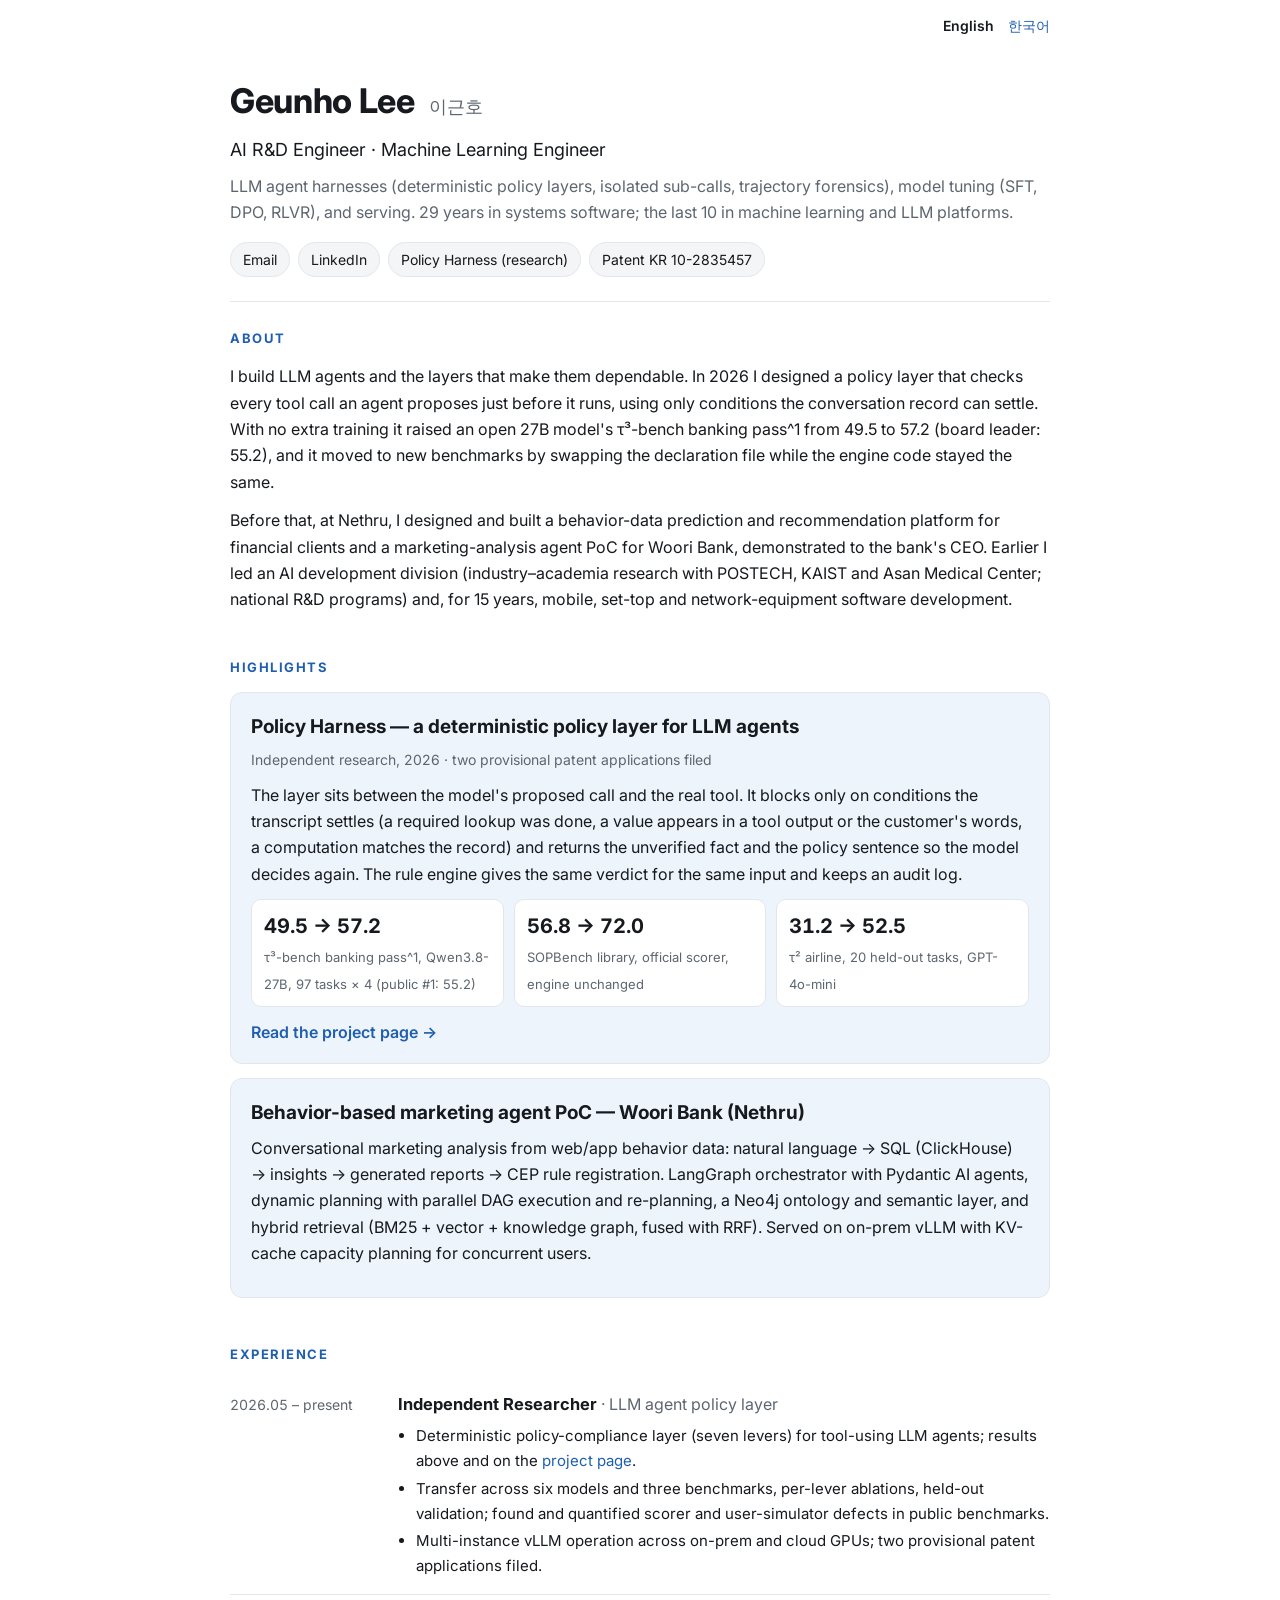
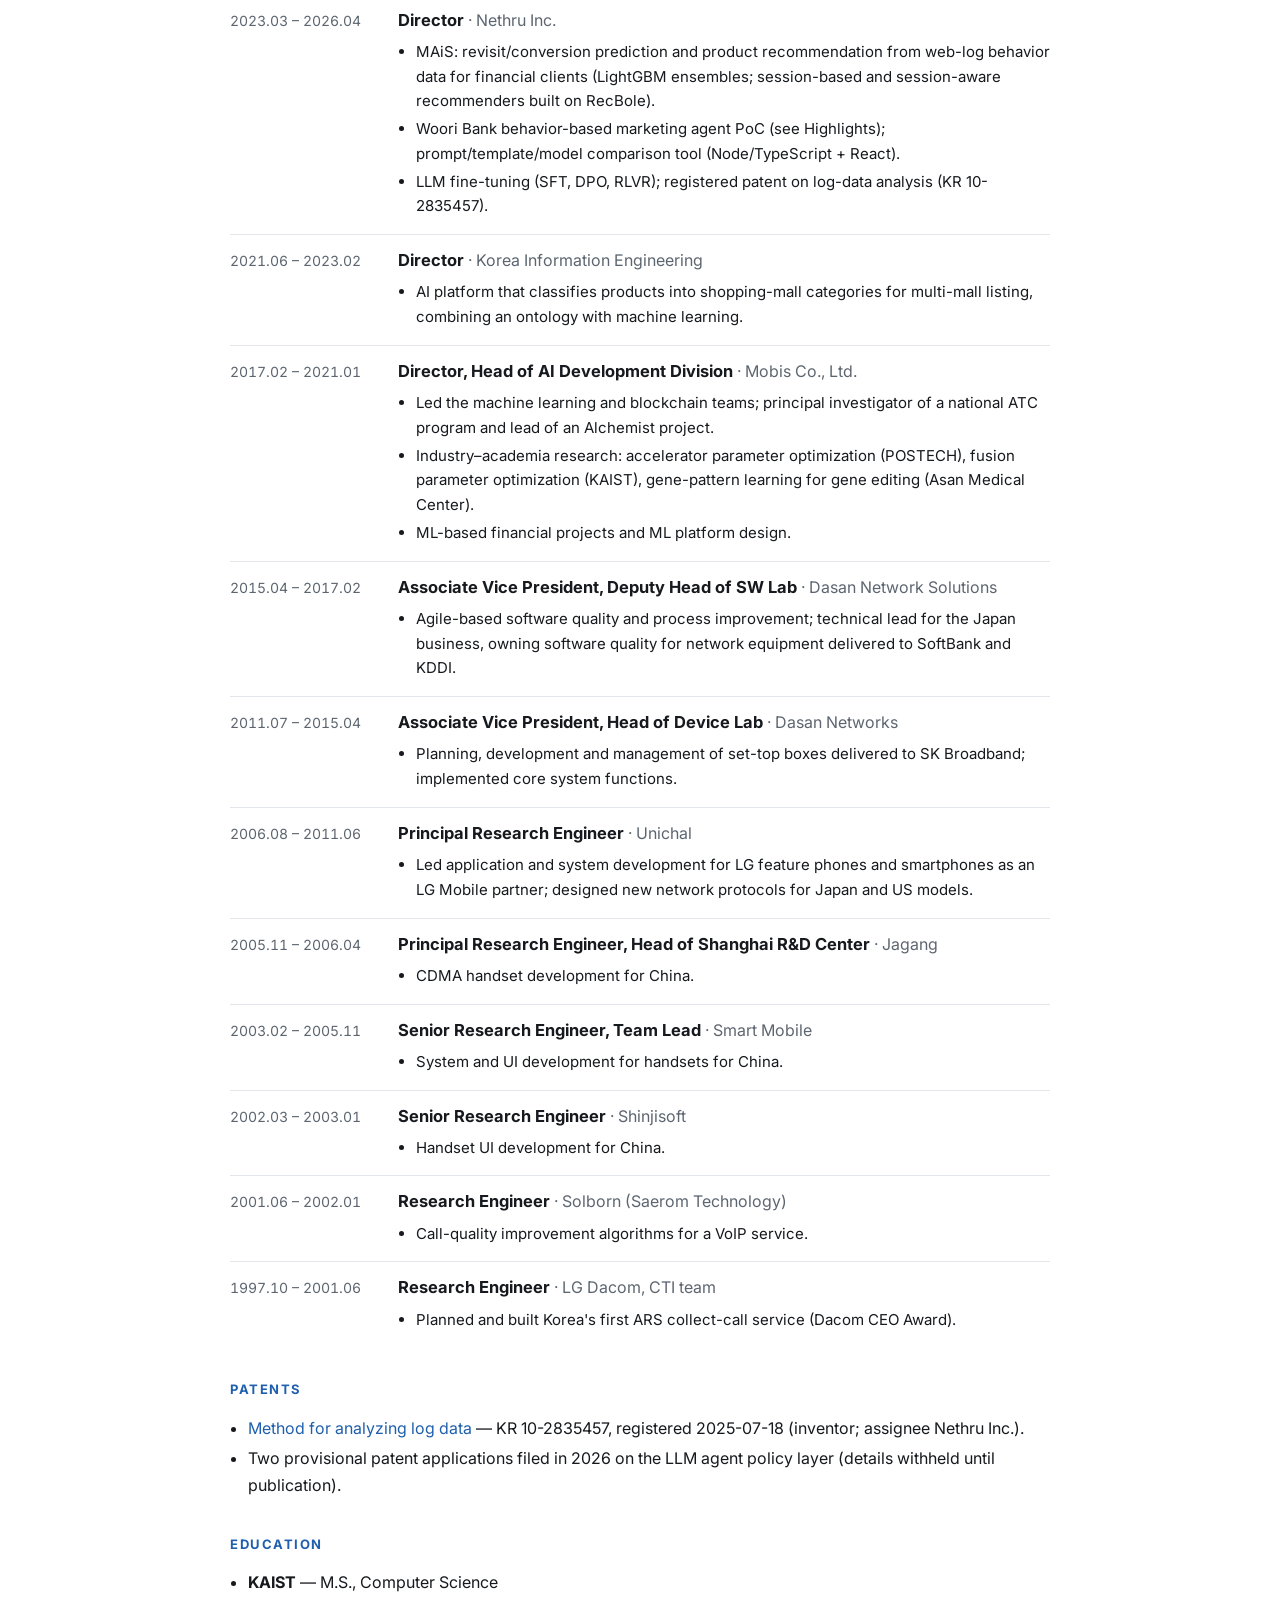
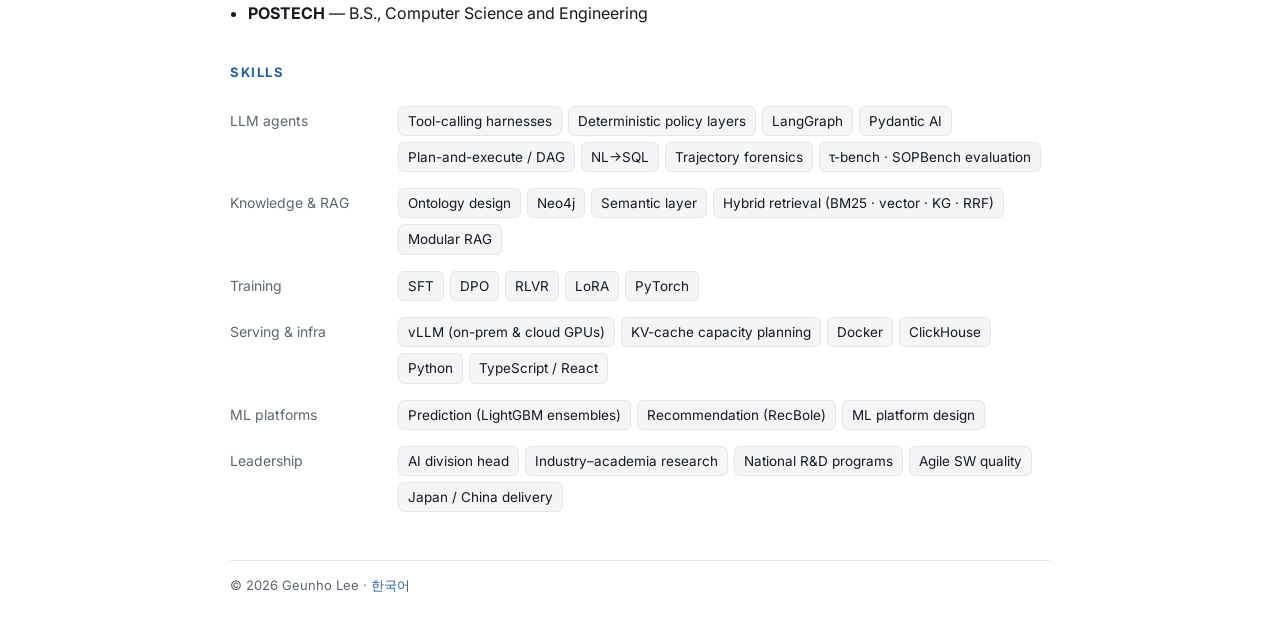
<file: index.html>
<!doctype html>
<html lang="en">
<head>
<meta charset="utf-8">
<meta name="viewport" content="width=device-width, initial-scale=1">
<title>Geunho Lee</title>
<meta name="description" content="Geunho Lee — AI R&D engineer and machine learning engineer working on LLM agent harnesses, model tuning, and serving. 29 years in systems software, the last 10 in ML and LLM platforms.">
<link rel="canonical" href="https://beingrelative.github.io/">
<link rel="alternate" hreflang="en" href="https://beingrelative.github.io/">
<link rel="alternate" hreflang="ko" href="https://beingrelative.github.io/ko/">
<meta property="og:type" content="profile">
<meta property="og:title" content="Geunho Lee">
<meta property="og:description" content="AI R&D engineer · LLM agent harnesses, model tuning (SFT, DPO, RLVR), and serving.">
<meta property="og:url" content="https://beingrelative.github.io/">
<link rel="icon" href="policy-harness/favicon.svg" type="image/svg+xml">
<link rel="preconnect" href="https://fonts.googleapis.com">
<link rel="preconnect" href="https://fonts.gstatic.com" crossorigin>
<link href="https://fonts.googleapis.com/css2?family=Inter:wght@400;500;600;700;800&display=swap" rel="stylesheet">
<link rel="stylesheet" href="assets/site.css">
</head>
<body>
<div class="wrap">
<nav class="topbar" aria-label="Language"><span aria-current="page">English</span><a href="ko/" hreflang="ko">한국어</a></nav>

<header class="hero">
  <h1 class="name">Geunho Lee <small>이근호</small></h1>
  <p class="role">AI R&amp;D Engineer · Machine Learning Engineer</p>
  <p class="tagline">LLM agent harnesses (deterministic policy layers, isolated sub-calls, trajectory forensics), model tuning (SFT, DPO, RLVR), and serving. 29 years in systems software; the last 10 in machine learning and LLM platforms.</p>
  <div class="links">
    <a href="mailto:beingrelative@gmail.com">Email</a>
    <a href="https://www.linkedin.com/in/%EA%B7%BC%ED%98%B8-%EC%9D%B4-89bbba438/">LinkedIn</a>
    <a href="policy-harness/">Policy Harness (research)</a>
    <a href="https://patents.google.com/patent/KR102835457B1/en">Patent KR 10-2835457</a>
  </div>
</header>

<section id="about">
  <h2>About</h2>
  <p>I build LLM agents and the layers that make them dependable. In 2026 I designed a policy layer that checks every tool call an agent proposes just before it runs, using only conditions the conversation record can settle. With no extra training it raised an open 27B model's τ³-bench banking pass^1 from 49.5 to 57.2 (board leader: 55.2), and it moved to new benchmarks by swapping the declaration file while the engine code stayed the same.</p>
  <p>Before that, at Nethru, I designed and built a behavior-data prediction and recommendation platform for financial clients and a marketing-analysis agent PoC for Woori Bank, demonstrated to the bank's CEO. Earlier I led an AI development division (industry–academia research with POSTECH, KAIST and Asan Medical Center; national R&amp;D programs) and, for 15 years, mobile, set-top and network-equipment software development.</p>
</section>

<section id="highlights">
  <h2>Highlights</h2>
  <div class="feature">
    <h3>Policy Harness — a deterministic policy layer for LLM agents</h3>
    <div class="sub">Independent research, 2026 · two provisional patent applications filed</div>
    <p>The layer sits between the model's proposed call and the real tool. It blocks only on conditions the transcript settles (a required lookup was done, a value appears in a tool output or the customer's words, a computation matches the record) and returns the unverified fact and the policy sentence so the model decides again. The rule engine gives the same verdict for the same input and keeps an audit log.</p>
    <div class="stats">
      <div class="stat"><b>49.5 → 57.2</b><span>τ³-bench banking pass^1, Qwen3.8-27B, 97 tasks × 4 (public #1: 55.2)</span></div>
      <div class="stat"><b>56.8 → 72.0</b><span>SOPBench library, official scorer, engine unchanged</span></div>
      <div class="stat"><b>31.2 → 52.5</b><span>τ² airline, 20 held-out tasks, GPT-4o-mini</span></div>
    </div>
    <a class="more" href="policy-harness/">Read the project page →</a>
  </div>
  <div class="feature">
    <h3>Behavior-based marketing agent PoC — Woori Bank (Nethru)</h3>
    <p>Conversational marketing analysis from web/app behavior data: natural language → SQL (ClickHouse) → insights → generated reports → CEP rule registration. LangGraph orchestrator with Pydantic AI agents, dynamic planning with parallel DAG execution and re-planning, a Neo4j ontology and semantic layer, and hybrid retrieval (BM25 + vector + knowledge graph, fused with RRF). Served on on-prem vLLM with KV-cache capacity planning for concurrent users.</p>
  </div>
</section>

<section id="experience">
  <h2>Experience</h2>

  <div class="job"><div class="when">2026.05 – present</div><div class="what"><b>Independent Researcher</b> <span class="org">· LLM agent policy layer</span>
    <ul>
      <li>Deterministic policy-compliance layer (seven levers) for tool-using LLM agents; results above and on the <a href="policy-harness/">project page</a>.</li>
      <li>Transfer across six models and three benchmarks, per-lever ablations, held-out validation; found and quantified scorer and user-simulator defects in public benchmarks.</li>
      <li>Multi-instance vLLM operation across on-prem and cloud GPUs; two provisional patent applications filed.</li>
    </ul></div></div>

  <div class="job"><div class="when">2023.03 – 2026.04</div><div class="what"><b>Director</b> <span class="org">· Nethru Inc.</span>
    <ul>
      <li>MAiS: revisit/conversion prediction and product recommendation from web-log behavior data for financial clients (LightGBM ensembles; session-based and session-aware recommenders built on RecBole).</li>
      <li>Woori Bank behavior-based marketing agent PoC (see Highlights); prompt/template/model comparison tool (Node/TypeScript + React).</li>
      <li>LLM fine-tuning (SFT, DPO, RLVR); registered patent on log-data analysis (KR 10-2835457).</li>
    </ul></div></div>

  <div class="job"><div class="when">2021.06 – 2023.02</div><div class="what"><b>Director</b> <span class="org">· Korea Information Engineering</span>
    <ul><li>AI platform that classifies products into shopping-mall categories for multi-mall listing, combining an ontology with machine learning.</li></ul></div></div>

  <div class="job"><div class="when">2017.02 – 2021.01</div><div class="what"><b>Director, Head of AI Development Division</b> <span class="org">· Mobis Co., Ltd.</span>
    <ul>
      <li>Led the machine learning and blockchain teams; principal investigator of a national ATC program and lead of an Alchemist project.</li>
      <li>Industry–academia research: accelerator parameter optimization (POSTECH), fusion parameter optimization (KAIST), gene-pattern learning for gene editing (Asan Medical Center).</li>
      <li>ML-based financial projects and ML platform design.</li>
    </ul></div></div>

  <div class="job"><div class="when">2015.04 – 2017.02</div><div class="what"><b>Associate Vice President, Deputy Head of SW Lab</b> <span class="org">· Dasan Network Solutions</span>
    <ul><li>Agile-based software quality and process improvement; technical lead for the Japan business, owning software quality for network equipment delivered to SoftBank and KDDI.</li></ul></div></div>

  <div class="job"><div class="when">2011.07 – 2015.04</div><div class="what"><b>Associate Vice President, Head of Device Lab</b> <span class="org">· Dasan Networks</span>
    <ul><li>Planning, development and management of set-top boxes delivered to SK Broadband; implemented core system functions.</li></ul></div></div>

  <div class="job"><div class="when">2006.08 – 2011.06</div><div class="what"><b>Principal Research Engineer</b> <span class="org">· Unichal</span>
    <ul><li>Led application and system development for LG feature phones and smartphones as an LG Mobile partner; designed new network protocols for Japan and US models.</li></ul></div></div>

  <div class="job"><div class="when">2005.11 – 2006.04</div><div class="what"><b>Principal Research Engineer, Head of Shanghai R&amp;D Center</b> <span class="org">· Jagang</span>
    <ul><li>CDMA handset development for China.</li></ul></div></div>

  <div class="job"><div class="when">2003.02 – 2005.11</div><div class="what"><b>Senior Research Engineer, Team Lead</b> <span class="org">· Smart Mobile</span>
    <ul><li>System and UI development for handsets for China.</li></ul></div></div>

  <div class="job"><div class="when">2002.03 – 2003.01</div><div class="what"><b>Senior Research Engineer</b> <span class="org">· Shinjisoft</span>
    <ul><li>Handset UI development for China.</li></ul></div></div>

  <div class="job"><div class="when">2001.06 – 2002.01</div><div class="what"><b>Research Engineer</b> <span class="org">· Solborn (Saerom Technology)</span>
    <ul><li>Call-quality improvement algorithms for a VoIP service.</li></ul></div></div>

  <div class="job"><div class="when">1997.10 – 2001.06</div><div class="what"><b>Research Engineer</b> <span class="org">· LG Dacom, CTI team</span>
    <ul><li>Planned and built Korea's first ARS collect-call service (Dacom CEO Award).</li></ul></div></div>
</section>

<section id="patents">
  <h2>Patents</h2>
  <ul class="plain">
    <li><a href="https://patents.google.com/patent/KR102835457B1/en">Method for analyzing log data</a> — KR 10-2835457, registered 2025-07-18 (inventor; assignee Nethru Inc.).</li>
    <li>Two provisional patent applications filed in 2026 on the LLM agent policy layer (details withheld until publication).</li>
  </ul>
</section>

<section id="education">
  <h2>Education</h2>
  <ul class="plain">
    <li><b>KAIST</b> — M.S., Computer Science</li>
    <li><b>POSTECH</b> — B.S., Computer Science and Engineering</li>
  </ul>
</section>

<section id="skills">
  <h2>Skills</h2>
  <div class="skill-row"><div class="k">LLM agents</div><div class="chips"><span>Tool-calling harnesses</span><span>Deterministic policy layers</span><span>LangGraph</span><span>Pydantic AI</span><span>Plan-and-execute / DAG</span><span>NL→SQL</span><span>Trajectory forensics</span><span>τ-bench · SOPBench evaluation</span></div></div>
  <div class="skill-row"><div class="k">Knowledge &amp; RAG</div><div class="chips"><span>Ontology design</span><span>Neo4j</span><span>Semantic layer</span><span>Hybrid retrieval (BM25 · vector · KG · RRF)</span><span>Modular RAG</span></div></div>
  <div class="skill-row"><div class="k">Training</div><div class="chips"><span>SFT</span><span>DPO</span><span>RLVR</span><span>LoRA</span><span>PyTorch</span></div></div>
  <div class="skill-row"><div class="k">Serving &amp; infra</div><div class="chips"><span>vLLM (on-prem &amp; cloud GPUs)</span><span>KV-cache capacity planning</span><span>Docker</span><span>ClickHouse</span><span>Python</span><span>TypeScript / React</span></div></div>
  <div class="skill-row"><div class="k">ML platforms</div><div class="chips"><span>Prediction (LightGBM ensembles)</span><span>Recommendation (RecBole)</span><span>ML platform design</span></div></div>
  <div class="skill-row"><div class="k">Leadership</div><div class="chips"><span>AI division head</span><span>Industry–academia research</span><span>National R&amp;D programs</span><span>Agile SW quality</span><span>Japan / China delivery</span></div></div>
</section>

<footer>© 2026 Geunho Lee · <a href="ko/">한국어</a></footer>
</div>
</body>
</html>
</file>
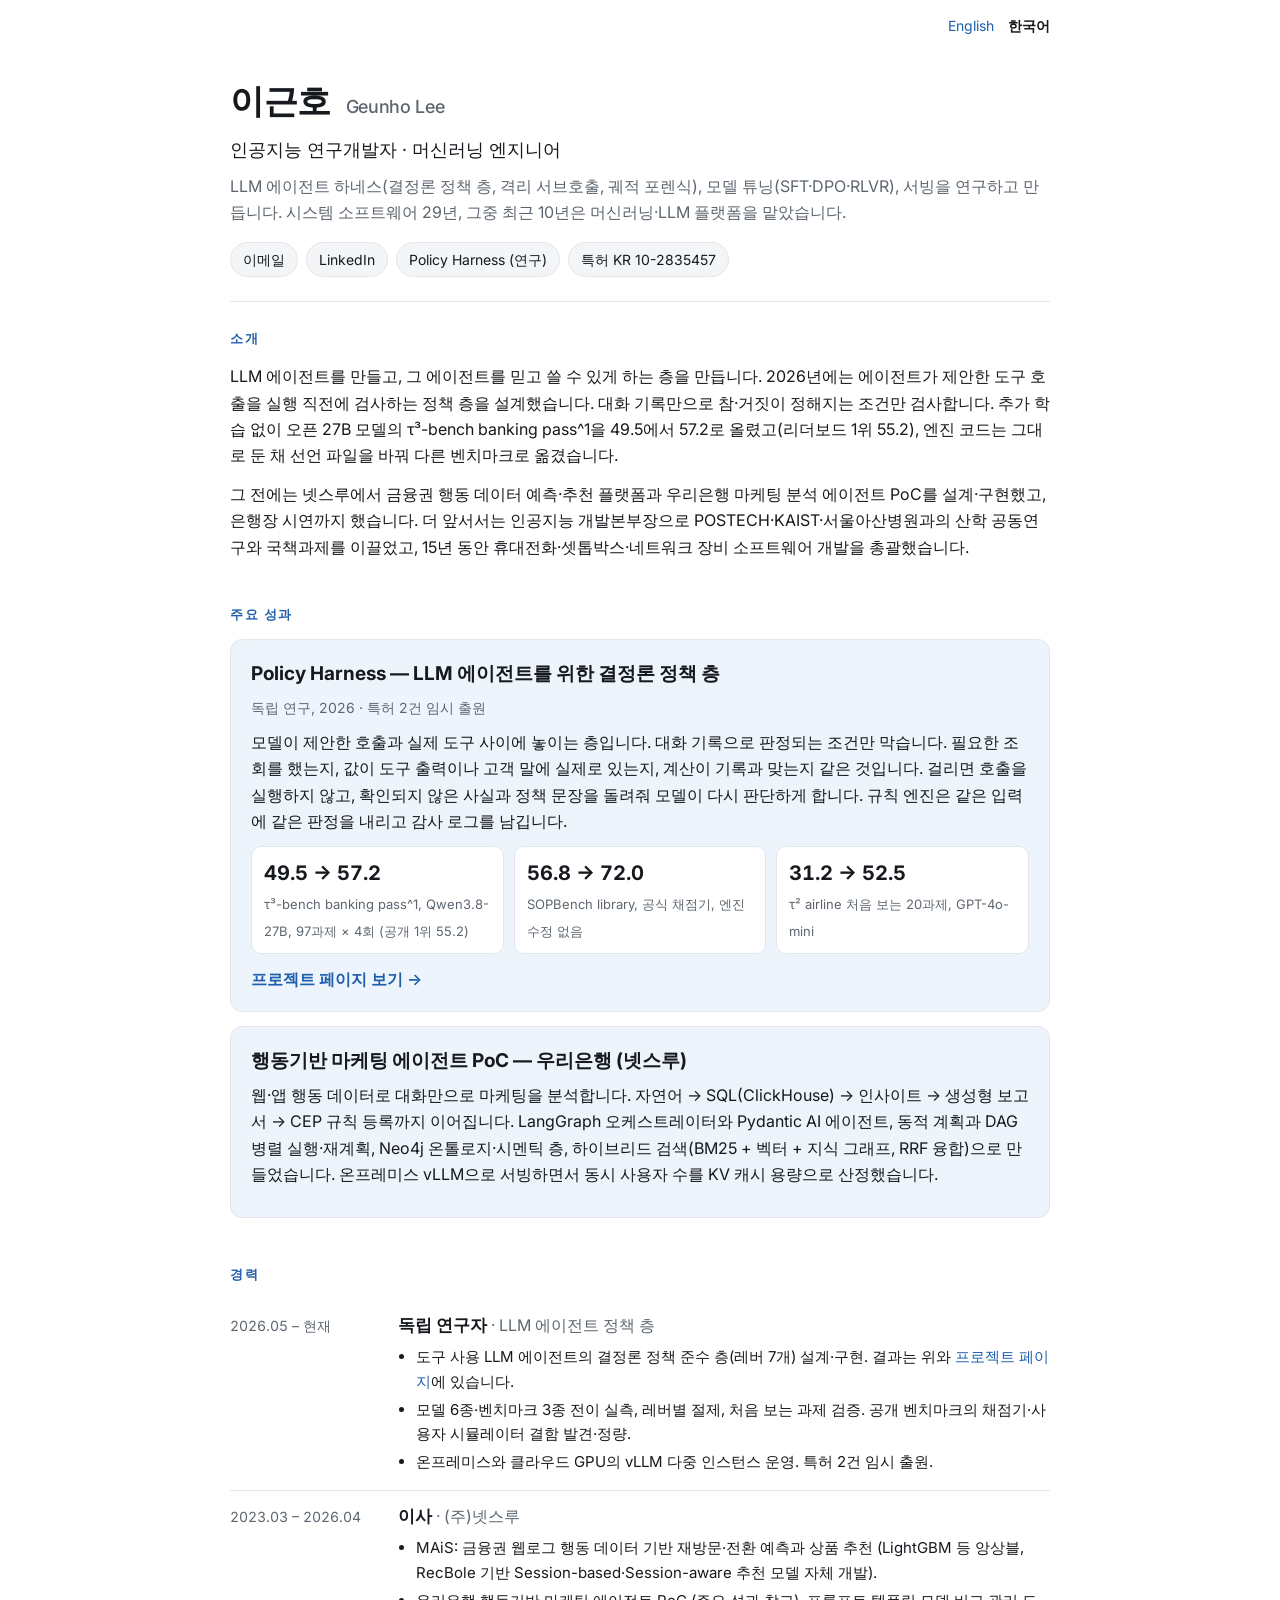
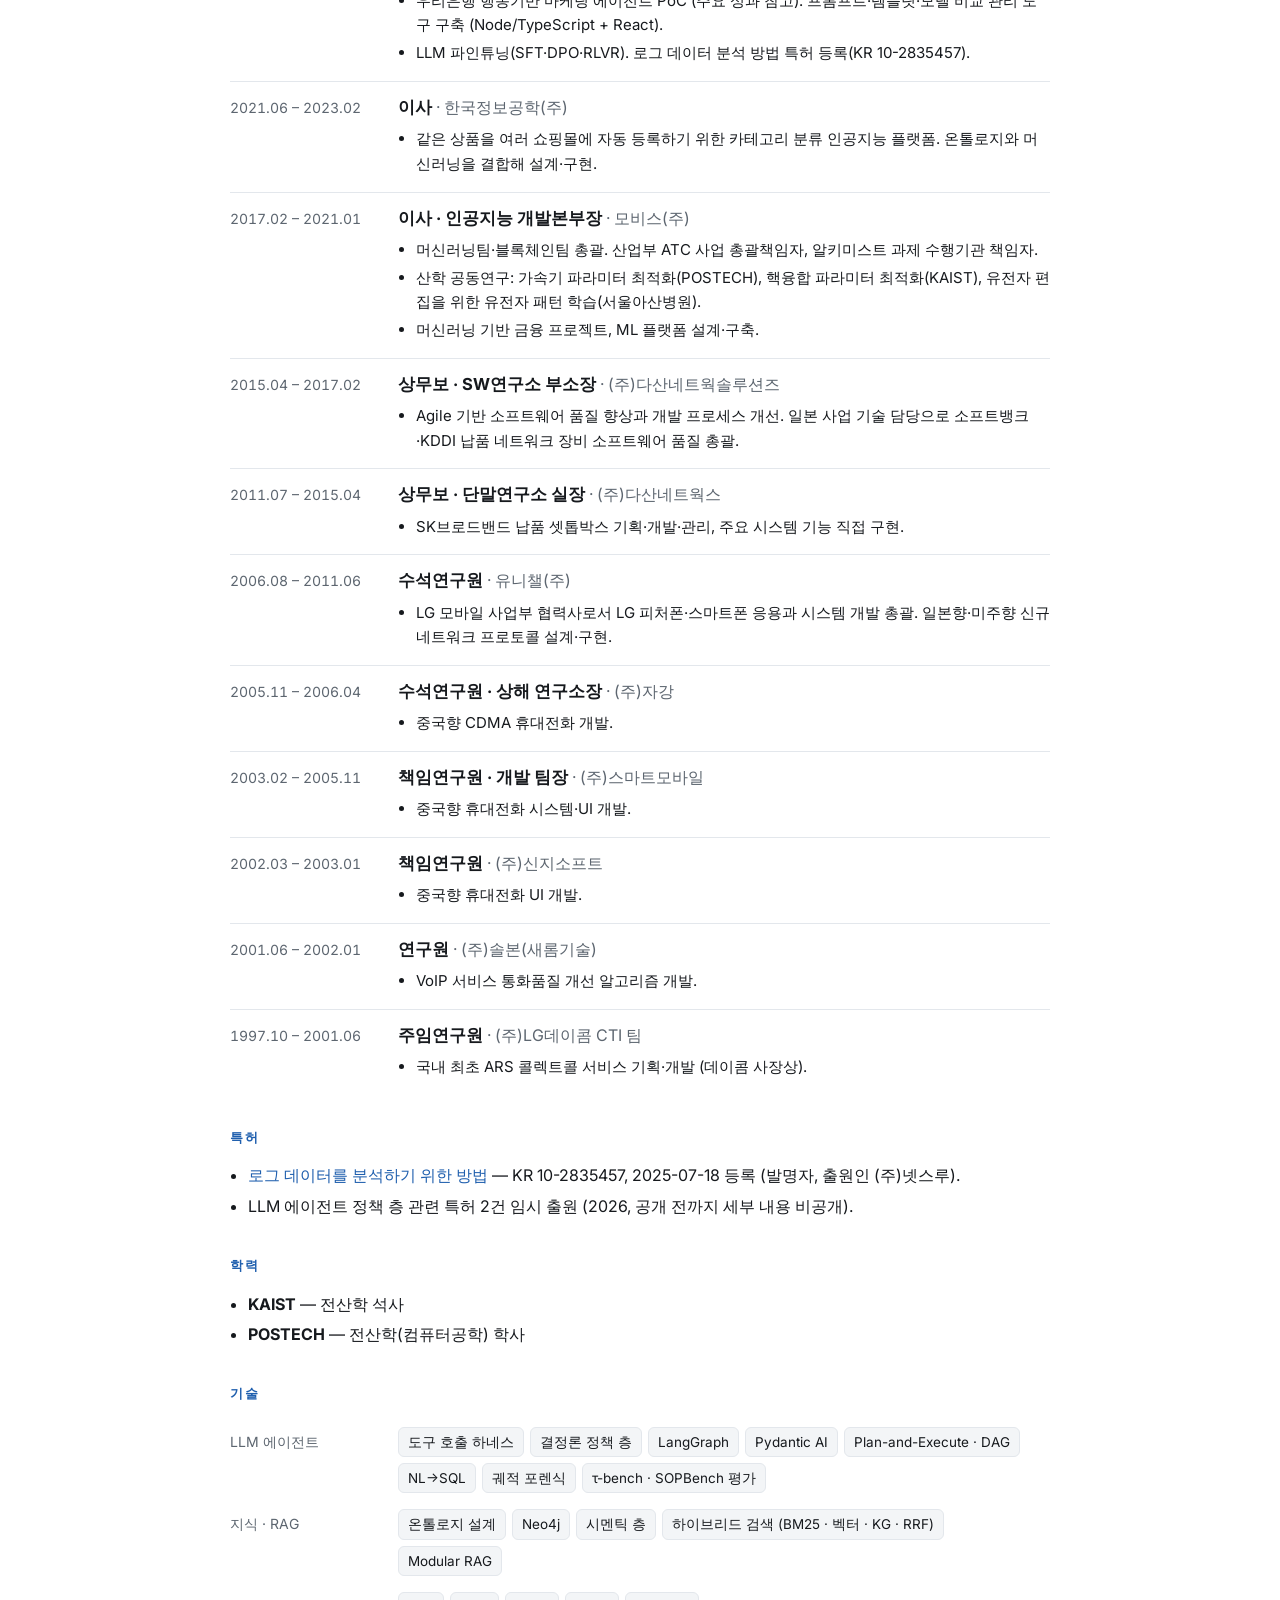
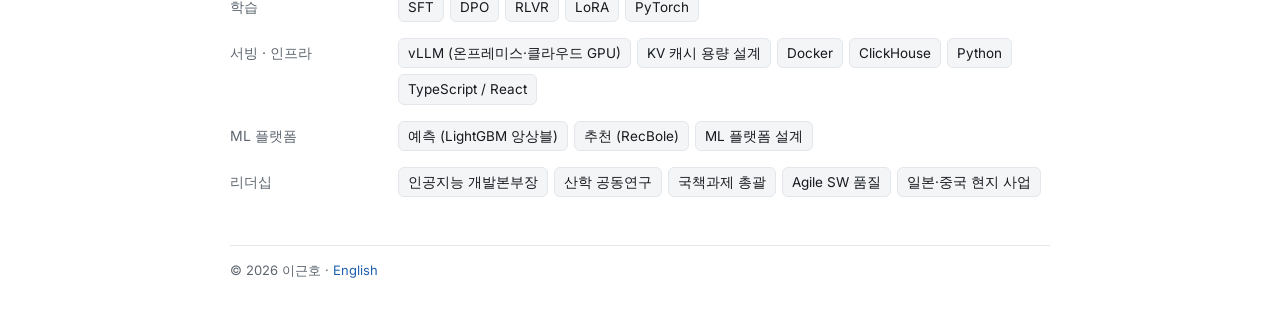
<file: ko/index.html>
<!doctype html>
<html lang="ko">
<head>
<meta charset="utf-8">
<meta name="viewport" content="width=device-width, initial-scale=1">
<title>이근호</title>
<meta name="description" content="이근호 — LLM 에이전트 하네스, 모델 튜닝, 서빙을 연구·개발하는 인공지능 연구개발자이자 머신러닝 엔지니어. 시스템 소프트웨어 29년, 그중 최근 10년은 머신러닝·LLM 플랫폼.">
<link rel="canonical" href="https://beingrelative.github.io/ko/">
<link rel="alternate" hreflang="en" href="https://beingrelative.github.io/">
<link rel="alternate" hreflang="ko" href="https://beingrelative.github.io/ko/">
<meta property="og:type" content="profile">
<meta property="og:title" content="이근호">
<meta property="og:description" content="인공지능 연구개발자 · LLM 에이전트 하네스, 모델 튜닝(SFT·DPO·RLVR), 서빙">
<meta property="og:url" content="https://beingrelative.github.io/ko/">
<link rel="icon" href="../policy-harness/favicon.svg" type="image/svg+xml">
<link rel="preconnect" href="https://fonts.googleapis.com">
<link rel="preconnect" href="https://fonts.gstatic.com" crossorigin>
<link href="https://fonts.googleapis.com/css2?family=Inter:wght@400;500;600;700;800&display=swap" rel="stylesheet">
<link rel="stylesheet" href="../assets/site.css">
</head>
<body>
<div class="wrap">
<nav class="topbar" aria-label="언어"><a href="../" hreflang="en">English</a><span aria-current="page">한국어</span></nav>

<header class="hero">
  <h1 class="name">이근호 <small>Geunho Lee</small></h1>
  <p class="role">인공지능 연구개발자 · 머신러닝 엔지니어</p>
  <p class="tagline">LLM 에이전트 하네스(결정론 정책 층, 격리 서브호출, 궤적 포렌식), 모델 튜닝(SFT·DPO·RLVR), 서빙을 연구하고 만듭니다. 시스템 소프트웨어 29년, 그중 최근 10년은 머신러닝·LLM 플랫폼을 맡았습니다.</p>
  <div class="links">
    <a href="mailto:beingrelative@gmail.com">이메일</a>
    <a href="https://www.linkedin.com/in/%EA%B7%BC%ED%98%B8-%EC%9D%B4-89bbba438/">LinkedIn</a>
    <a href="../policy-harness/ko/">Policy Harness (연구)</a>
    <a href="https://patents.google.com/patent/KR102835457B1/ko">특허 KR 10-2835457</a>
  </div>
</header>

<section id="about">
  <h2>소개</h2>
  <p>LLM 에이전트를 만들고, 그 에이전트를 믿고 쓸 수 있게 하는 층을 만듭니다. 2026년에는 에이전트가 제안한 도구 호출을 실행 직전에 검사하는 정책 층을 설계했습니다. 대화 기록만으로 참·거짓이 정해지는 조건만 검사합니다. 추가 학습 없이 오픈 27B 모델의 τ³-bench banking pass^1을 49.5에서 57.2로 올렸고(리더보드 1위 55.2), 엔진 코드는 그대로 둔 채 선언 파일을 바꿔 다른 벤치마크로 옮겼습니다.</p>
  <p>그 전에는 넷스루에서 금융권 행동 데이터 예측·추천 플랫폼과 우리은행 마케팅 분석 에이전트 PoC를 설계·구현했고, 은행장 시연까지 했습니다. 더 앞서서는 인공지능 개발본부장으로 POSTECH·KAIST·서울아산병원과의 산학 공동연구와 국책과제를 이끌었고, 15년 동안 휴대전화·셋톱박스·네트워크 장비 소프트웨어 개발을 총괄했습니다.</p>
</section>

<section id="highlights">
  <h2>주요 성과</h2>
  <div class="feature">
    <h3>Policy Harness — LLM 에이전트를 위한 결정론 정책 층</h3>
    <div class="sub">독립 연구, 2026 · 특허 2건 임시 출원</div>
    <p>모델이 제안한 호출과 실제 도구 사이에 놓이는 층입니다. 대화 기록으로 판정되는 조건만 막습니다. 필요한 조회를 했는지, 값이 도구 출력이나 고객 말에 실제로 있는지, 계산이 기록과 맞는지 같은 것입니다. 걸리면 호출을 실행하지 않고, 확인되지 않은 사실과 정책 문장을 돌려줘 모델이 다시 판단하게 합니다. 규칙 엔진은 같은 입력에 같은 판정을 내리고 감사 로그를 남깁니다.</p>
    <div class="stats">
      <div class="stat"><b>49.5 → 57.2</b><span>τ³-bench banking pass^1, Qwen3.8-27B, 97과제 × 4회 (공개 1위 55.2)</span></div>
      <div class="stat"><b>56.8 → 72.0</b><span>SOPBench library, 공식 채점기, 엔진 수정 없음</span></div>
      <div class="stat"><b>31.2 → 52.5</b><span>τ² airline 처음 보는 20과제, GPT-4o-mini</span></div>
    </div>
    <a class="more" href="../policy-harness/ko/">프로젝트 페이지 보기 →</a>
  </div>
  <div class="feature">
    <h3>행동기반 마케팅 에이전트 PoC — 우리은행 (넷스루)</h3>
    <p>웹·앱 행동 데이터로 대화만으로 마케팅을 분석합니다. 자연어 → SQL(ClickHouse) → 인사이트 → 생성형 보고서 → CEP 규칙 등록까지 이어집니다. LangGraph 오케스트레이터와 Pydantic AI 에이전트, 동적 계획과 DAG 병렬 실행·재계획, Neo4j 온톨로지·시멘틱 층, 하이브리드 검색(BM25 + 벡터 + 지식 그래프, RRF 융합)으로 만들었습니다. 온프레미스 vLLM으로 서빙하면서 동시 사용자 수를 KV 캐시 용량으로 산정했습니다.</p>
  </div>
</section>

<section id="experience">
  <h2>경력</h2>

  <div class="job"><div class="when">2026.05 – 현재</div><div class="what"><b>독립 연구자</b> <span class="org">· LLM 에이전트 정책 층</span>
    <ul>
      <li>도구 사용 LLM 에이전트의 결정론 정책 준수 층(레버 7개) 설계·구현. 결과는 위와 <a href="../policy-harness/ko/">프로젝트 페이지</a>에 있습니다.</li>
      <li>모델 6종·벤치마크 3종 전이 실측, 레버별 절제, 처음 보는 과제 검증. 공개 벤치마크의 채점기·사용자 시뮬레이터 결함 발견·정량.</li>
      <li>온프레미스와 클라우드 GPU의 vLLM 다중 인스턴스 운영. 특허 2건 임시 출원.</li>
    </ul></div></div>

  <div class="job"><div class="when">2023.03 – 2026.04</div><div class="what"><b>이사</b> <span class="org">· (주)넷스루</span>
    <ul>
      <li>MAiS: 금융권 웹로그 행동 데이터 기반 재방문·전환 예측과 상품 추천 (LightGBM 등 앙상블, RecBole 기반 Session-based·Session-aware 추천 모델 자체 개발).</li>
      <li>우리은행 행동기반 마케팅 에이전트 PoC (주요 성과 참고). 프롬프트·템플릿·모델 비교 관리 도구 구축 (Node/TypeScript + React).</li>
      <li>LLM 파인튜닝(SFT·DPO·RLVR). 로그 데이터 분석 방법 특허 등록(KR 10-2835457).</li>
    </ul></div></div>

  <div class="job"><div class="when">2021.06 – 2023.02</div><div class="what"><b>이사</b> <span class="org">· 한국정보공학(주)</span>
    <ul><li>같은 상품을 여러 쇼핑몰에 자동 등록하기 위한 카테고리 분류 인공지능 플랫폼. 온톨로지와 머신러닝을 결합해 설계·구현.</li></ul></div></div>

  <div class="job"><div class="when">2017.02 – 2021.01</div><div class="what"><b>이사 · 인공지능 개발본부장</b> <span class="org">· 모비스(주)</span>
    <ul>
      <li>머신러닝팀·블록체인팀 총괄. 산업부 ATC 사업 총괄책임자, 알키미스트 과제 수행기관 책임자.</li>
      <li>산학 공동연구: 가속기 파라미터 최적화(POSTECH), 핵융합 파라미터 최적화(KAIST), 유전자 편집을 위한 유전자 패턴 학습(서울아산병원).</li>
      <li>머신러닝 기반 금융 프로젝트, ML 플랫폼 설계·구축.</li>
    </ul></div></div>

  <div class="job"><div class="when">2015.04 – 2017.02</div><div class="what"><b>상무보 · SW연구소 부소장</b> <span class="org">· (주)다산네트웍솔루션즈</span>
    <ul><li>Agile 기반 소프트웨어 품질 향상과 개발 프로세스 개선. 일본 사업 기술 담당으로 소프트뱅크·KDDI 납품 네트워크 장비 소프트웨어 품질 총괄.</li></ul></div></div>

  <div class="job"><div class="when">2011.07 – 2015.04</div><div class="what"><b>상무보 · 단말연구소 실장</b> <span class="org">· (주)다산네트웍스</span>
    <ul><li>SK브로드밴드 납품 셋톱박스 기획·개발·관리, 주요 시스템 기능 직접 구현.</li></ul></div></div>

  <div class="job"><div class="when">2006.08 – 2011.06</div><div class="what"><b>수석연구원</b> <span class="org">· 유니챌(주)</span>
    <ul><li>LG 모바일 사업부 협력사로서 LG 피처폰·스마트폰 응용과 시스템 개발 총괄. 일본향·미주향 신규 네트워크 프로토콜 설계·구현.</li></ul></div></div>

  <div class="job"><div class="when">2005.11 – 2006.04</div><div class="what"><b>수석연구원 · 상해 연구소장</b> <span class="org">· (주)자강</span>
    <ul><li>중국향 CDMA 휴대전화 개발.</li></ul></div></div>

  <div class="job"><div class="when">2003.02 – 2005.11</div><div class="what"><b>책임연구원 · 개발 팀장</b> <span class="org">· (주)스마트모바일</span>
    <ul><li>중국향 휴대전화 시스템·UI 개발.</li></ul></div></div>

  <div class="job"><div class="when">2002.03 – 2003.01</div><div class="what"><b>책임연구원</b> <span class="org">· (주)신지소프트</span>
    <ul><li>중국향 휴대전화 UI 개발.</li></ul></div></div>

  <div class="job"><div class="when">2001.06 – 2002.01</div><div class="what"><b>연구원</b> <span class="org">· (주)솔본(새롬기술)</span>
    <ul><li>VoIP 서비스 통화품질 개선 알고리즘 개발.</li></ul></div></div>

  <div class="job"><div class="when">1997.10 – 2001.06</div><div class="what"><b>주임연구원</b> <span class="org">· (주)LG데이콤 CTI 팀</span>
    <ul><li>국내 최초 ARS 콜렉트콜 서비스 기획·개발 (데이콤 사장상).</li></ul></div></div>
</section>

<section id="patents">
  <h2>특허</h2>
  <ul class="plain">
    <li><a href="https://patents.google.com/patent/KR102835457B1/ko">로그 데이터를 분석하기 위한 방법</a> — KR 10-2835457, 2025-07-18 등록 (발명자, 출원인 (주)넷스루).</li>
    <li>LLM 에이전트 정책 층 관련 특허 2건 임시 출원 (2026, 공개 전까지 세부 내용 비공개).</li>
  </ul>
</section>

<section id="education">
  <h2>학력</h2>
  <ul class="plain">
    <li><b>KAIST</b> — 전산학 석사</li>
    <li><b>POSTECH</b> — 전산학(컴퓨터공학) 학사</li>
  </ul>
</section>

<section id="skills">
  <h2>기술</h2>
  <div class="skill-row"><div class="k">LLM 에이전트</div><div class="chips"><span>도구 호출 하네스</span><span>결정론 정책 층</span><span>LangGraph</span><span>Pydantic AI</span><span>Plan-and-Execute · DAG</span><span>NL→SQL</span><span>궤적 포렌식</span><span>τ-bench · SOPBench 평가</span></div></div>
  <div class="skill-row"><div class="k">지식 · RAG</div><div class="chips"><span>온톨로지 설계</span><span>Neo4j</span><span>시멘틱 층</span><span>하이브리드 검색 (BM25 · 벡터 · KG · RRF)</span><span>Modular RAG</span></div></div>
  <div class="skill-row"><div class="k">학습</div><div class="chips"><span>SFT</span><span>DPO</span><span>RLVR</span><span>LoRA</span><span>PyTorch</span></div></div>
  <div class="skill-row"><div class="k">서빙 · 인프라</div><div class="chips"><span>vLLM (온프레미스·클라우드 GPU)</span><span>KV 캐시 용량 설계</span><span>Docker</span><span>ClickHouse</span><span>Python</span><span>TypeScript / React</span></div></div>
  <div class="skill-row"><div class="k">ML 플랫폼</div><div class="chips"><span>예측 (LightGBM 앙상블)</span><span>추천 (RecBole)</span><span>ML 플랫폼 설계</span></div></div>
  <div class="skill-row"><div class="k">리더십</div><div class="chips"><span>인공지능 개발본부장</span><span>산학 공동연구</span><span>국책과제 총괄</span><span>Agile SW 품질</span><span>일본·중국 현지 사업</span></div></div>
</section>

<footer>© 2026 이근호 · <a href="../">English</a></footer>
</div>
</body>
</html>
</file>
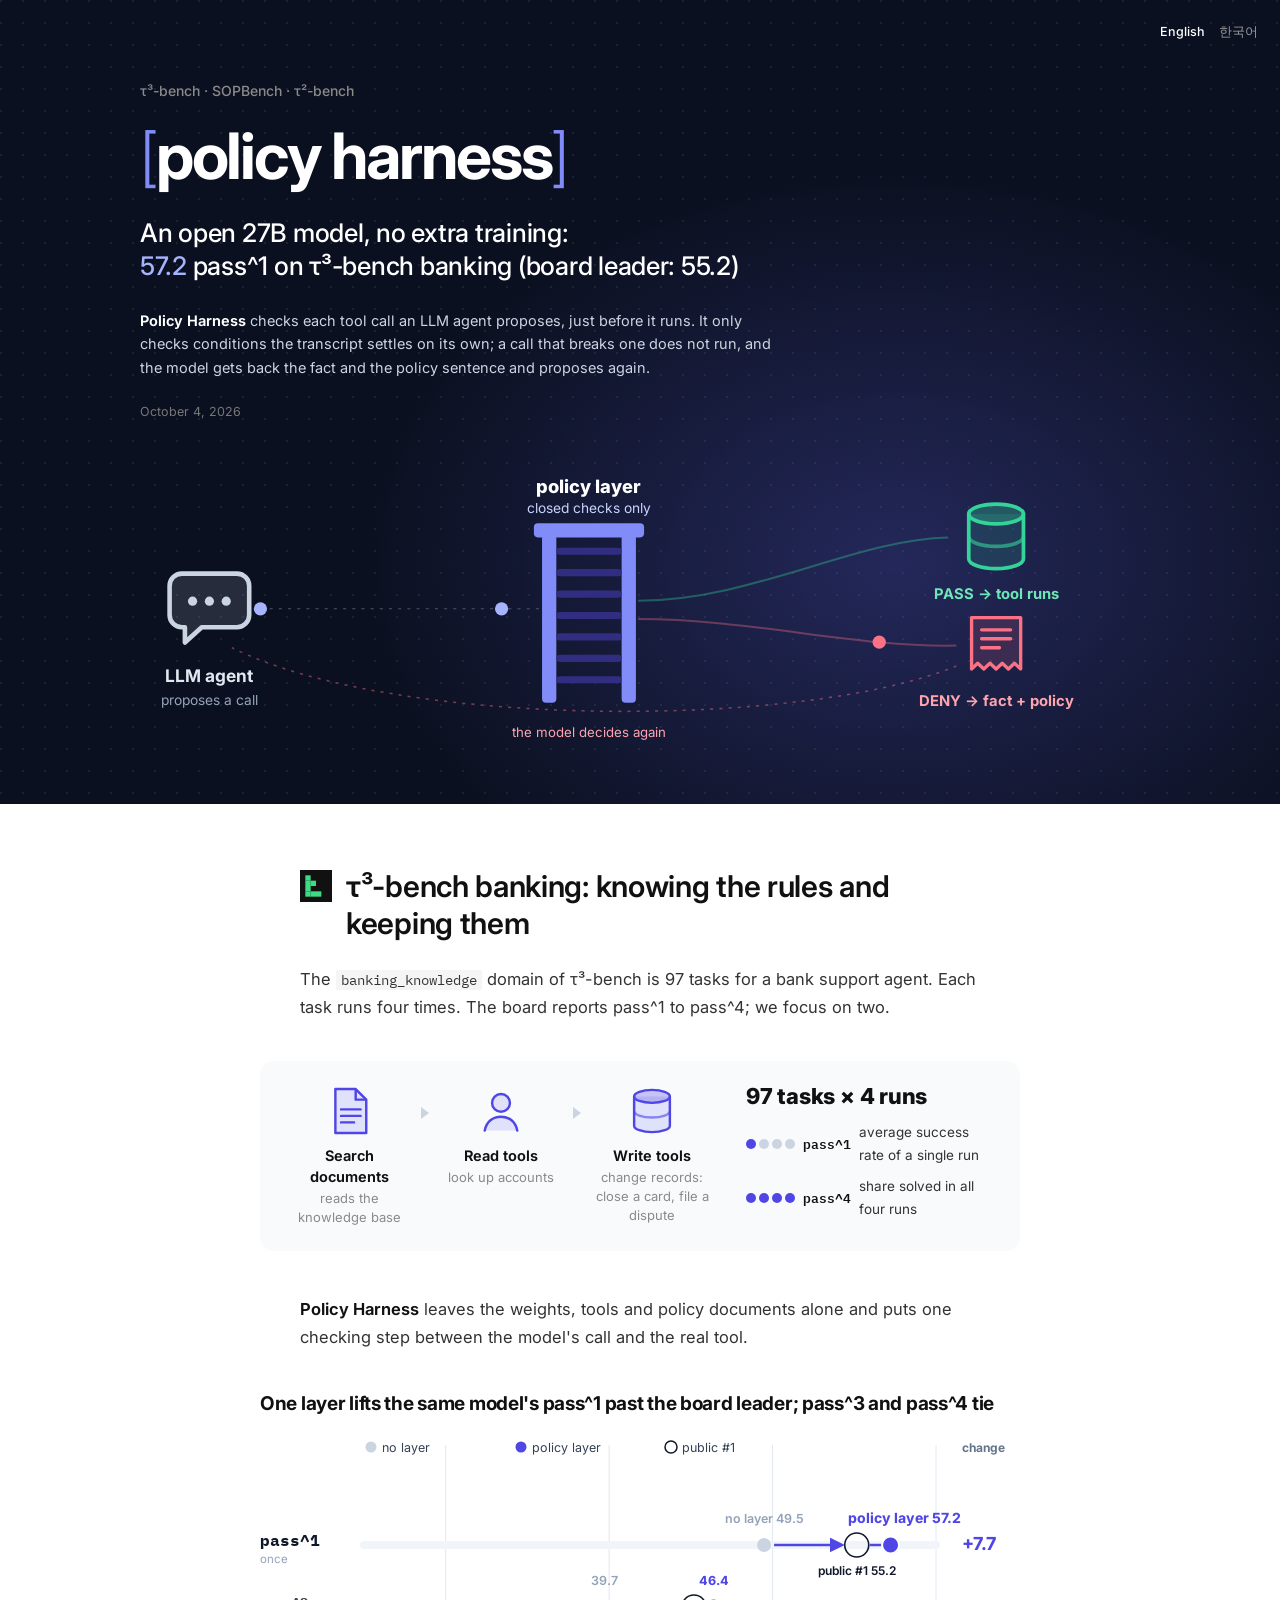
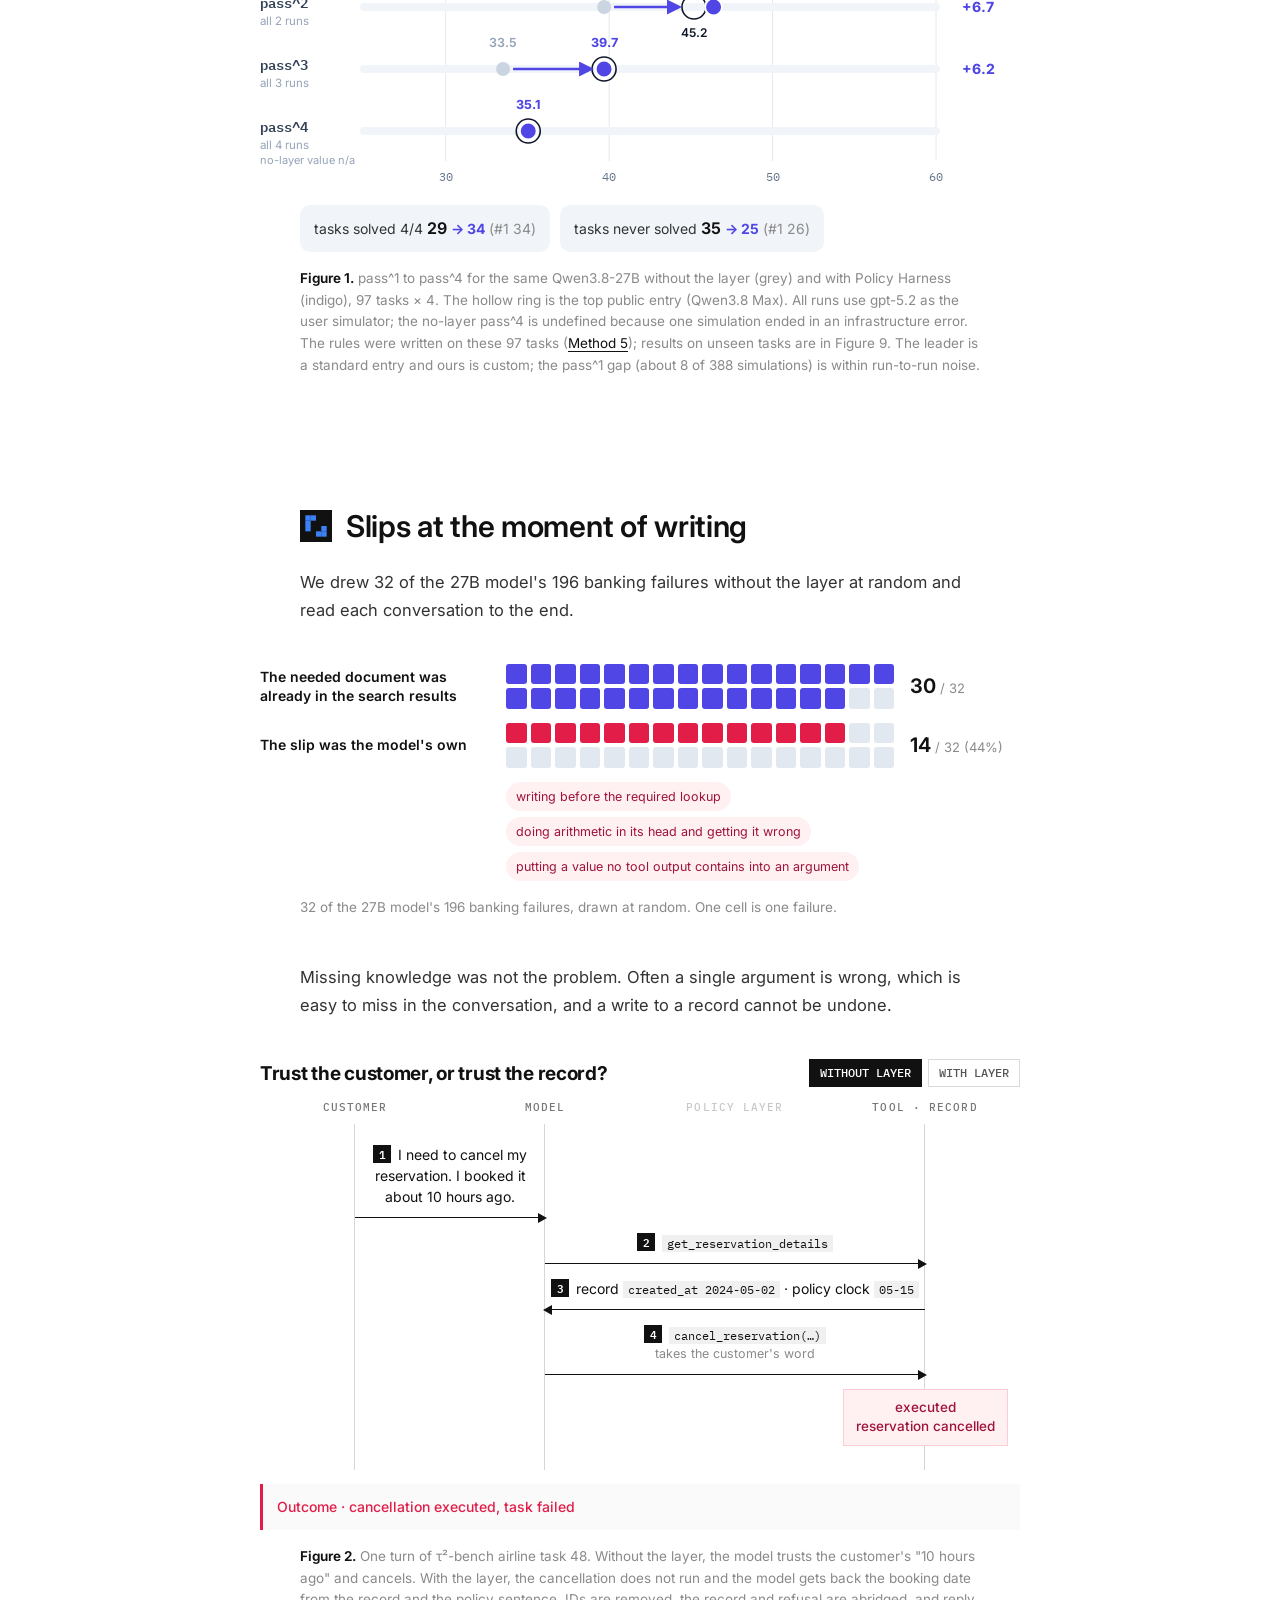
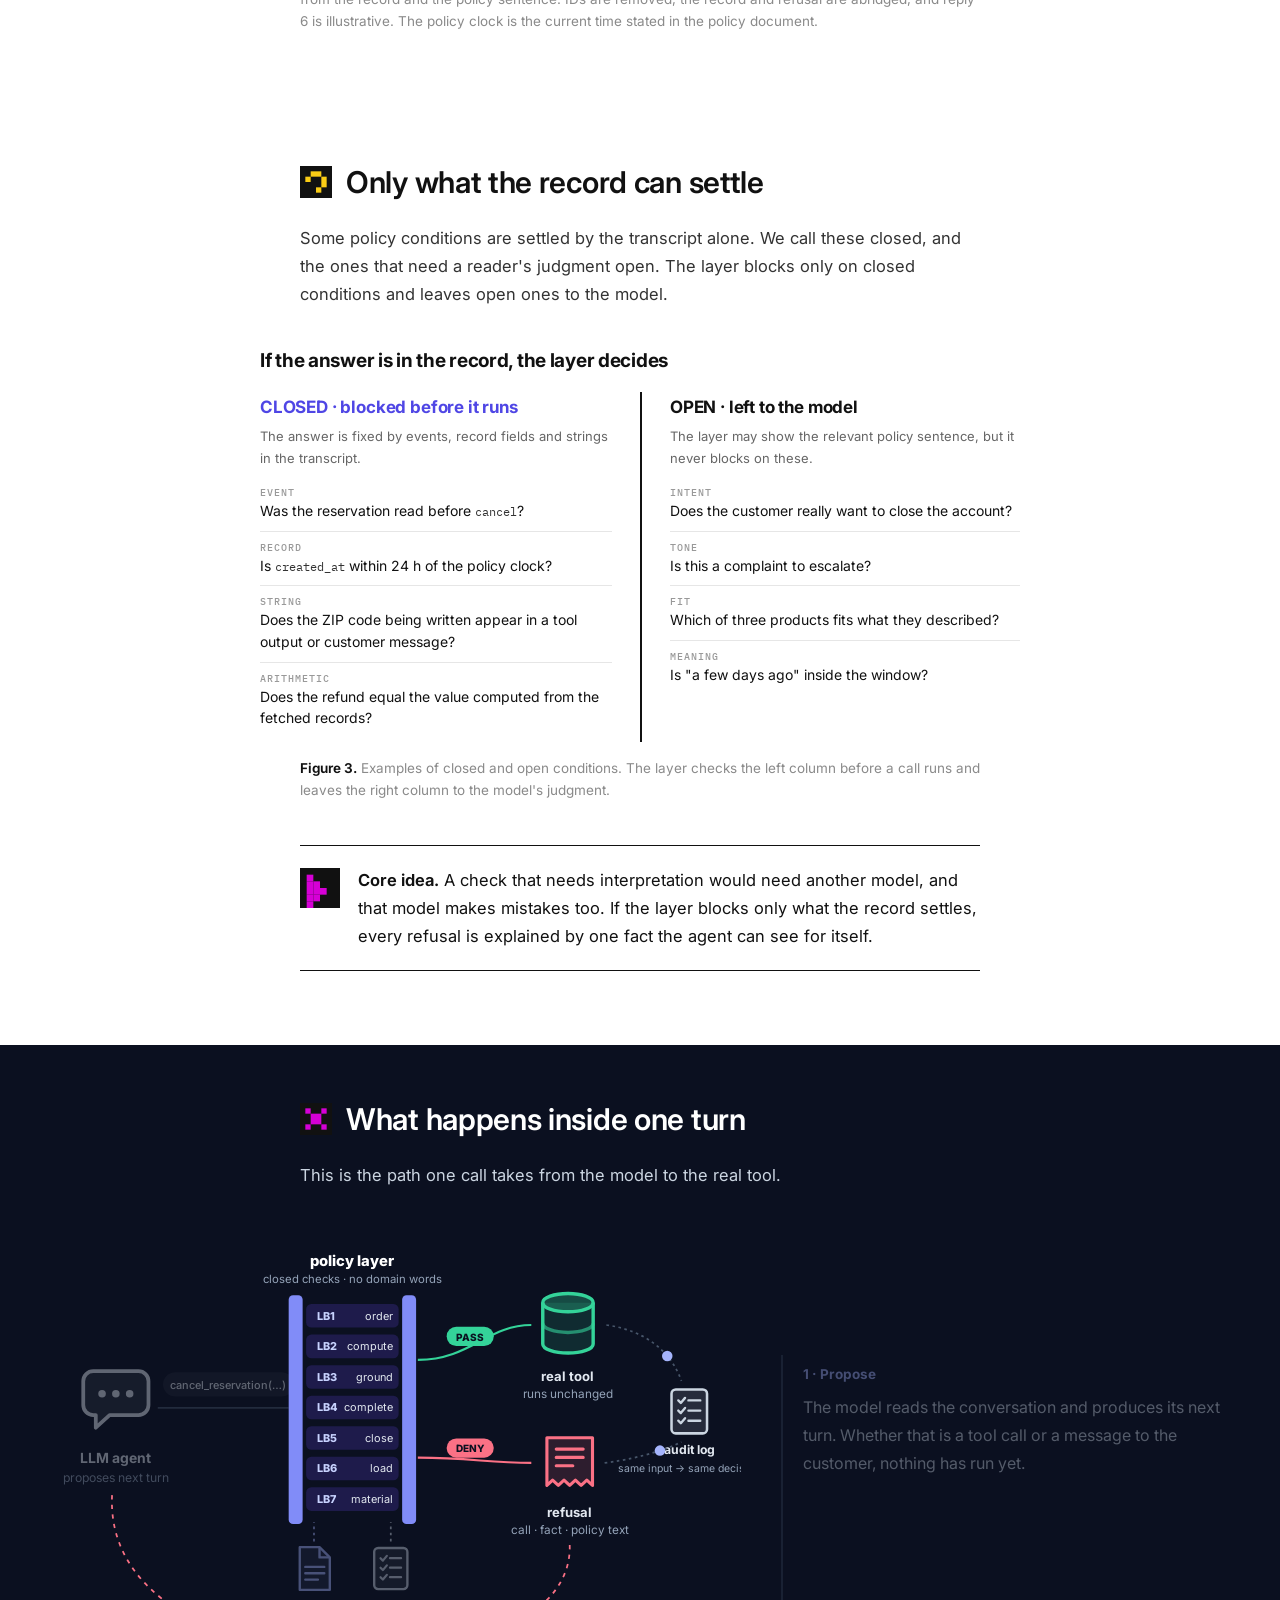
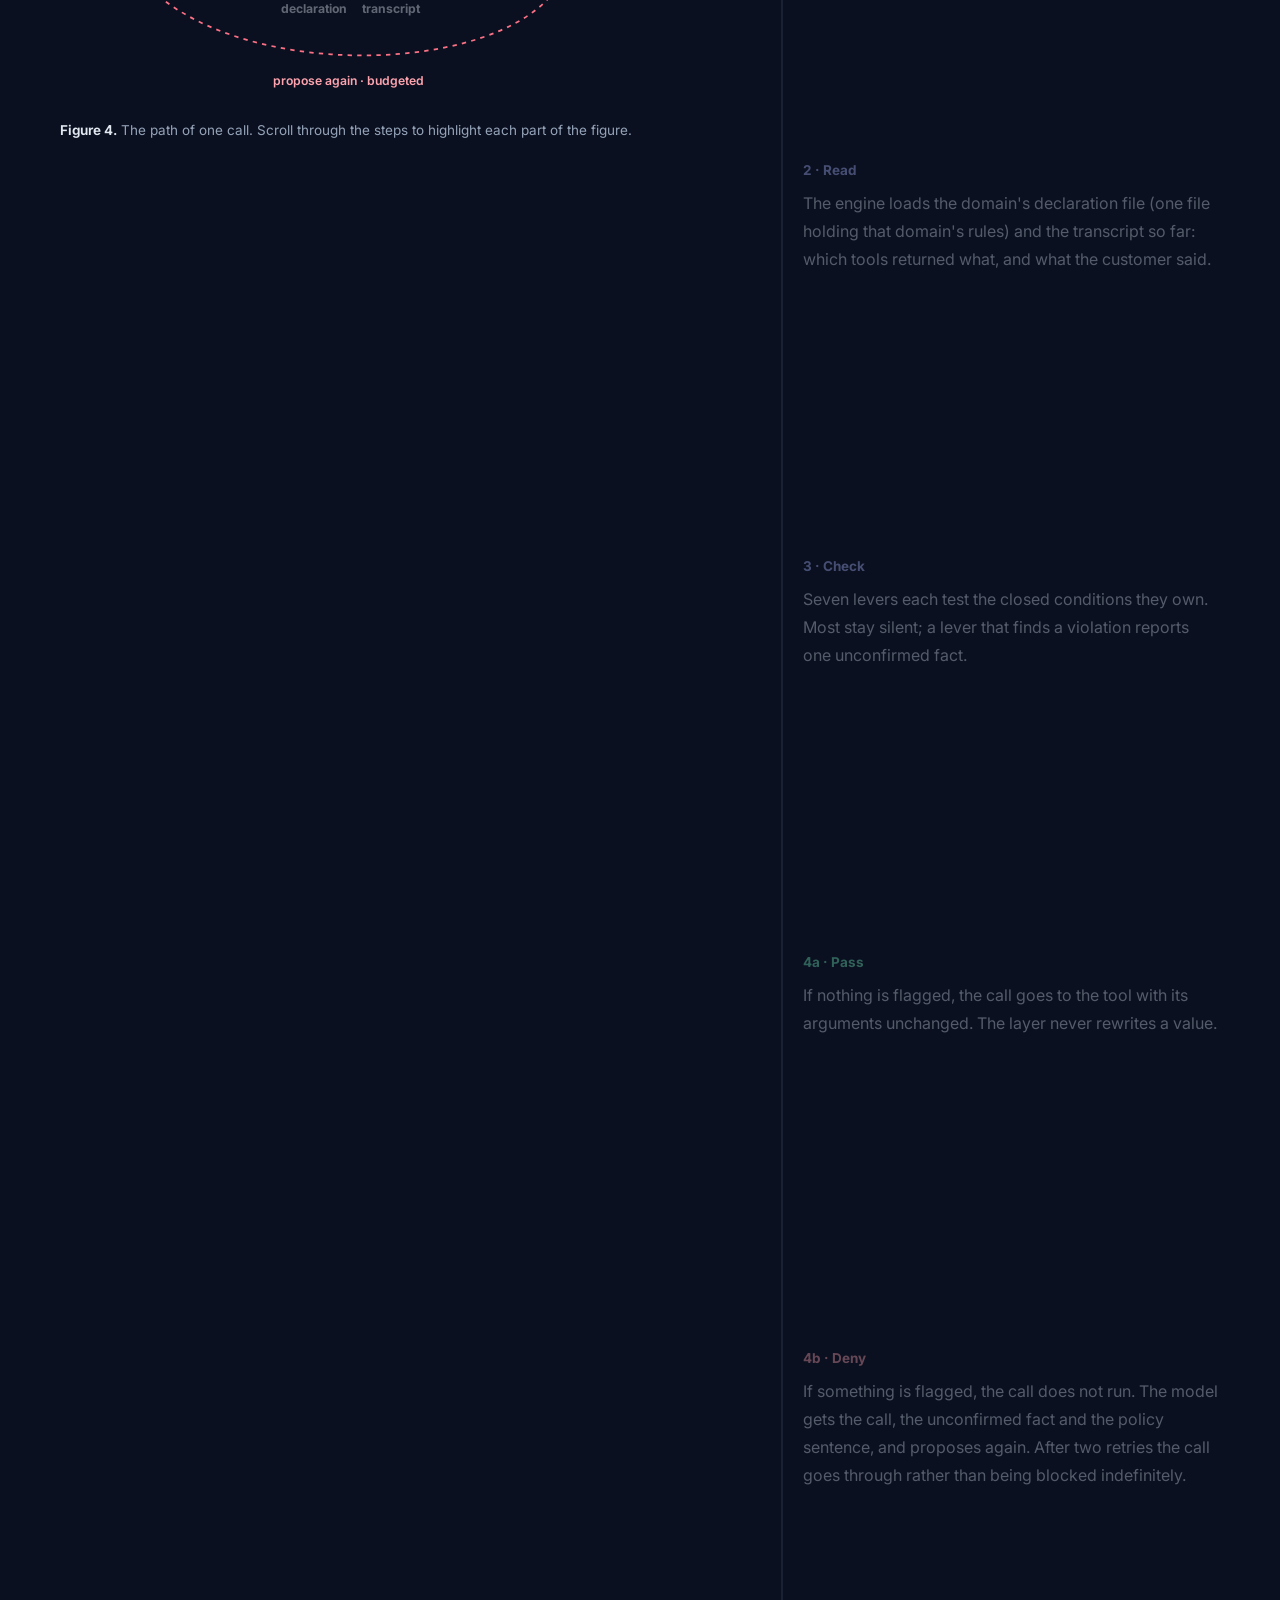
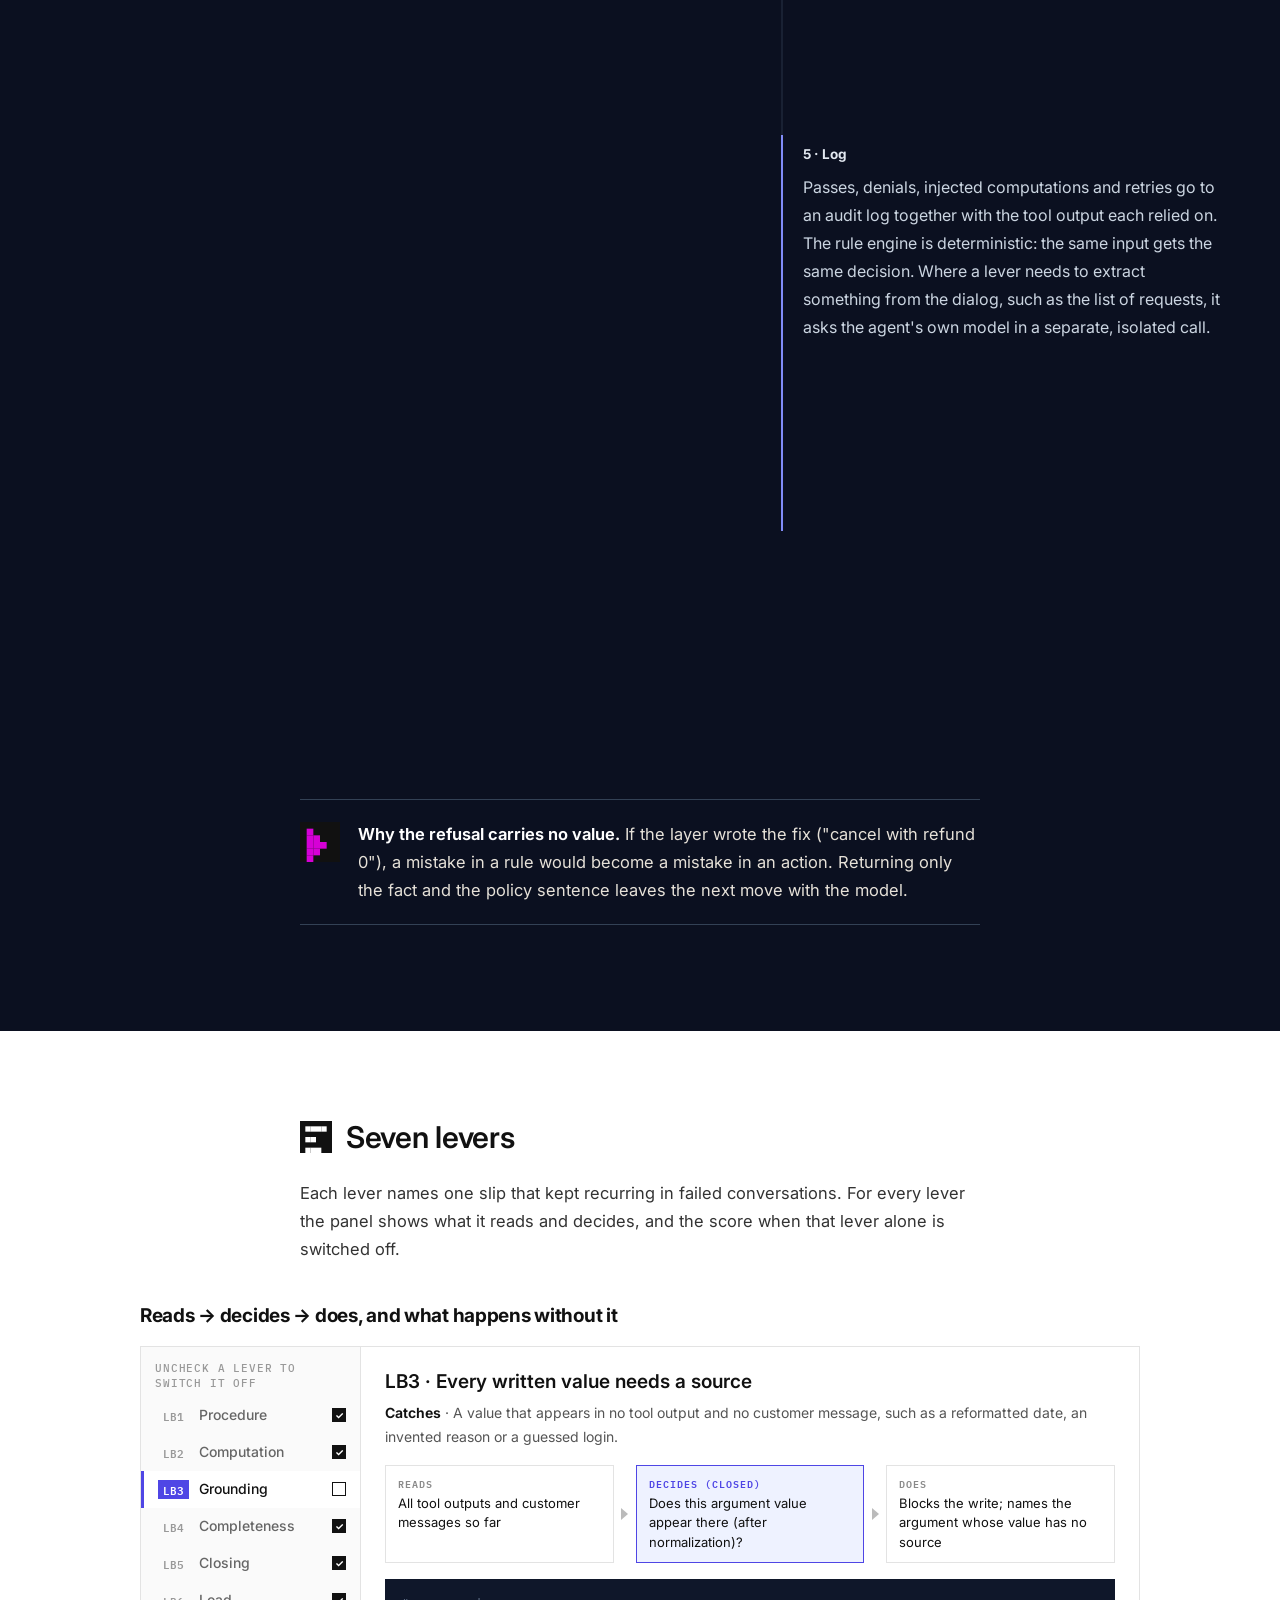
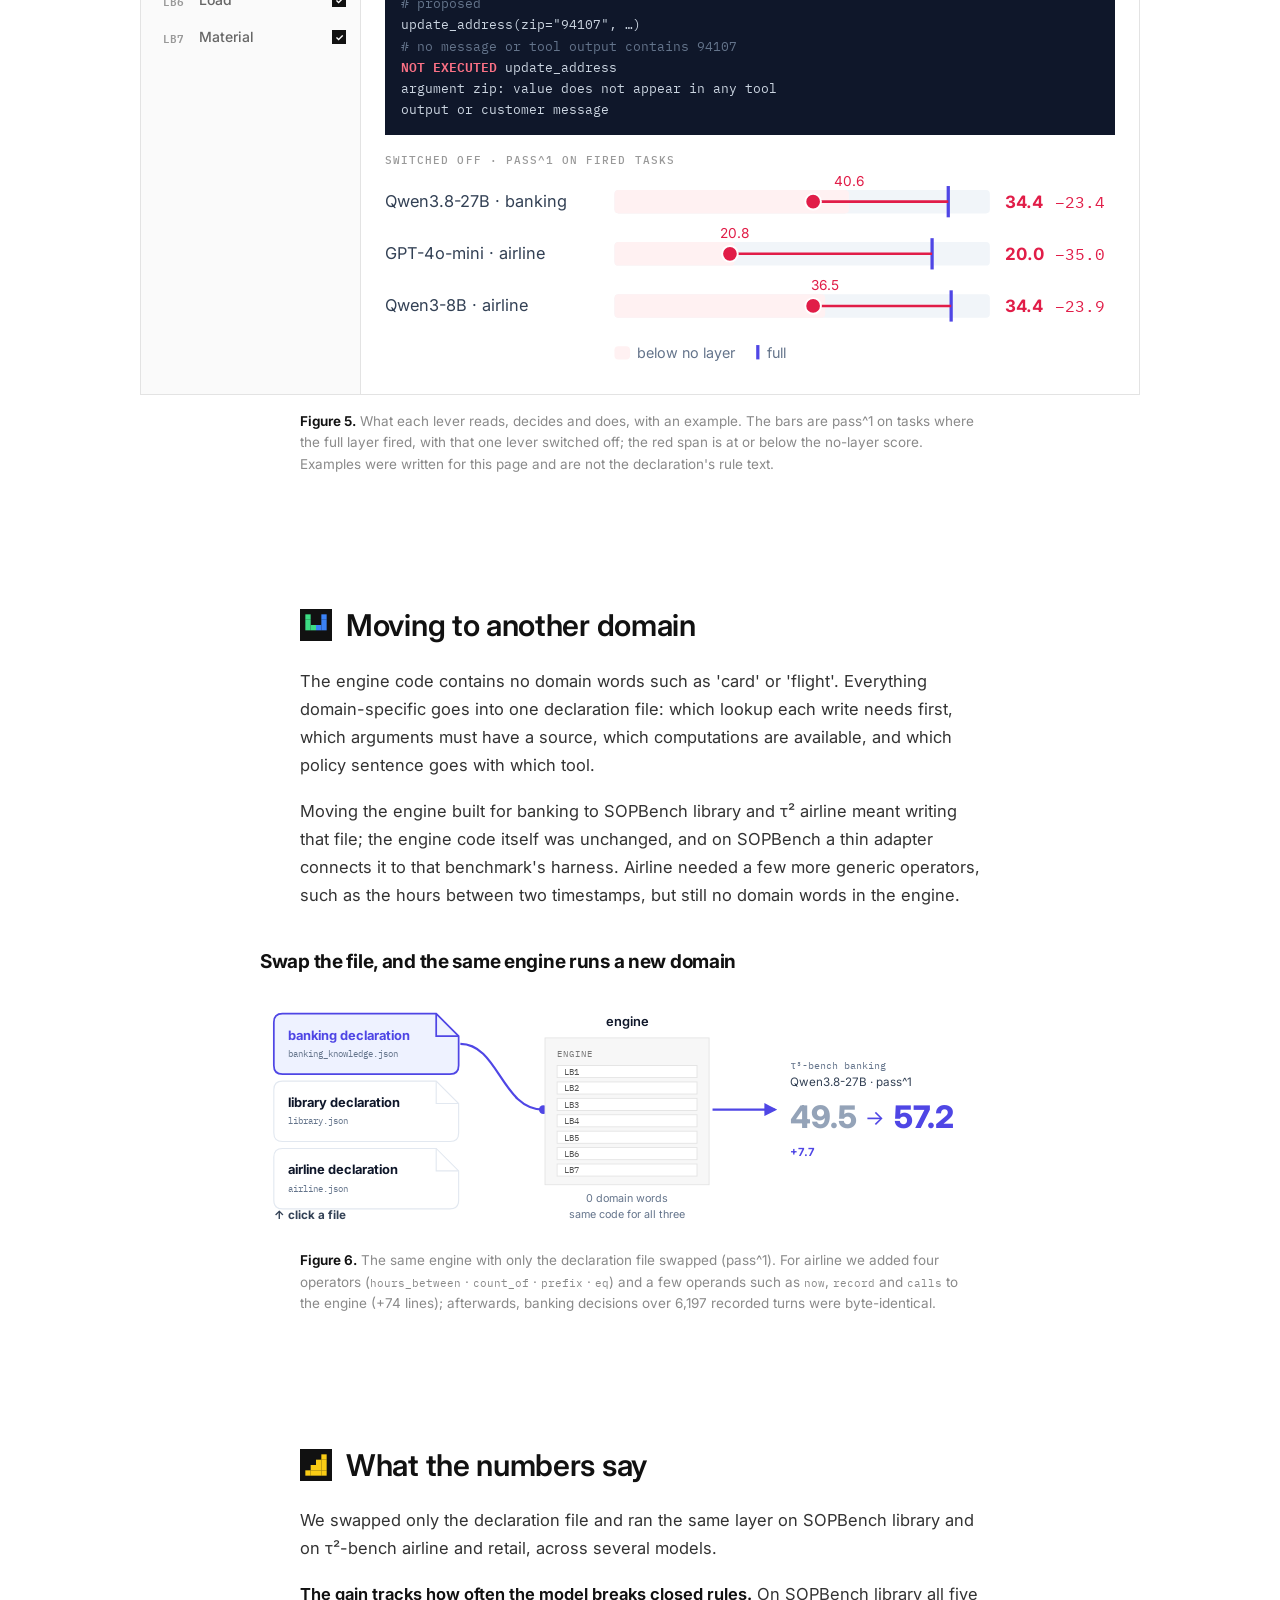
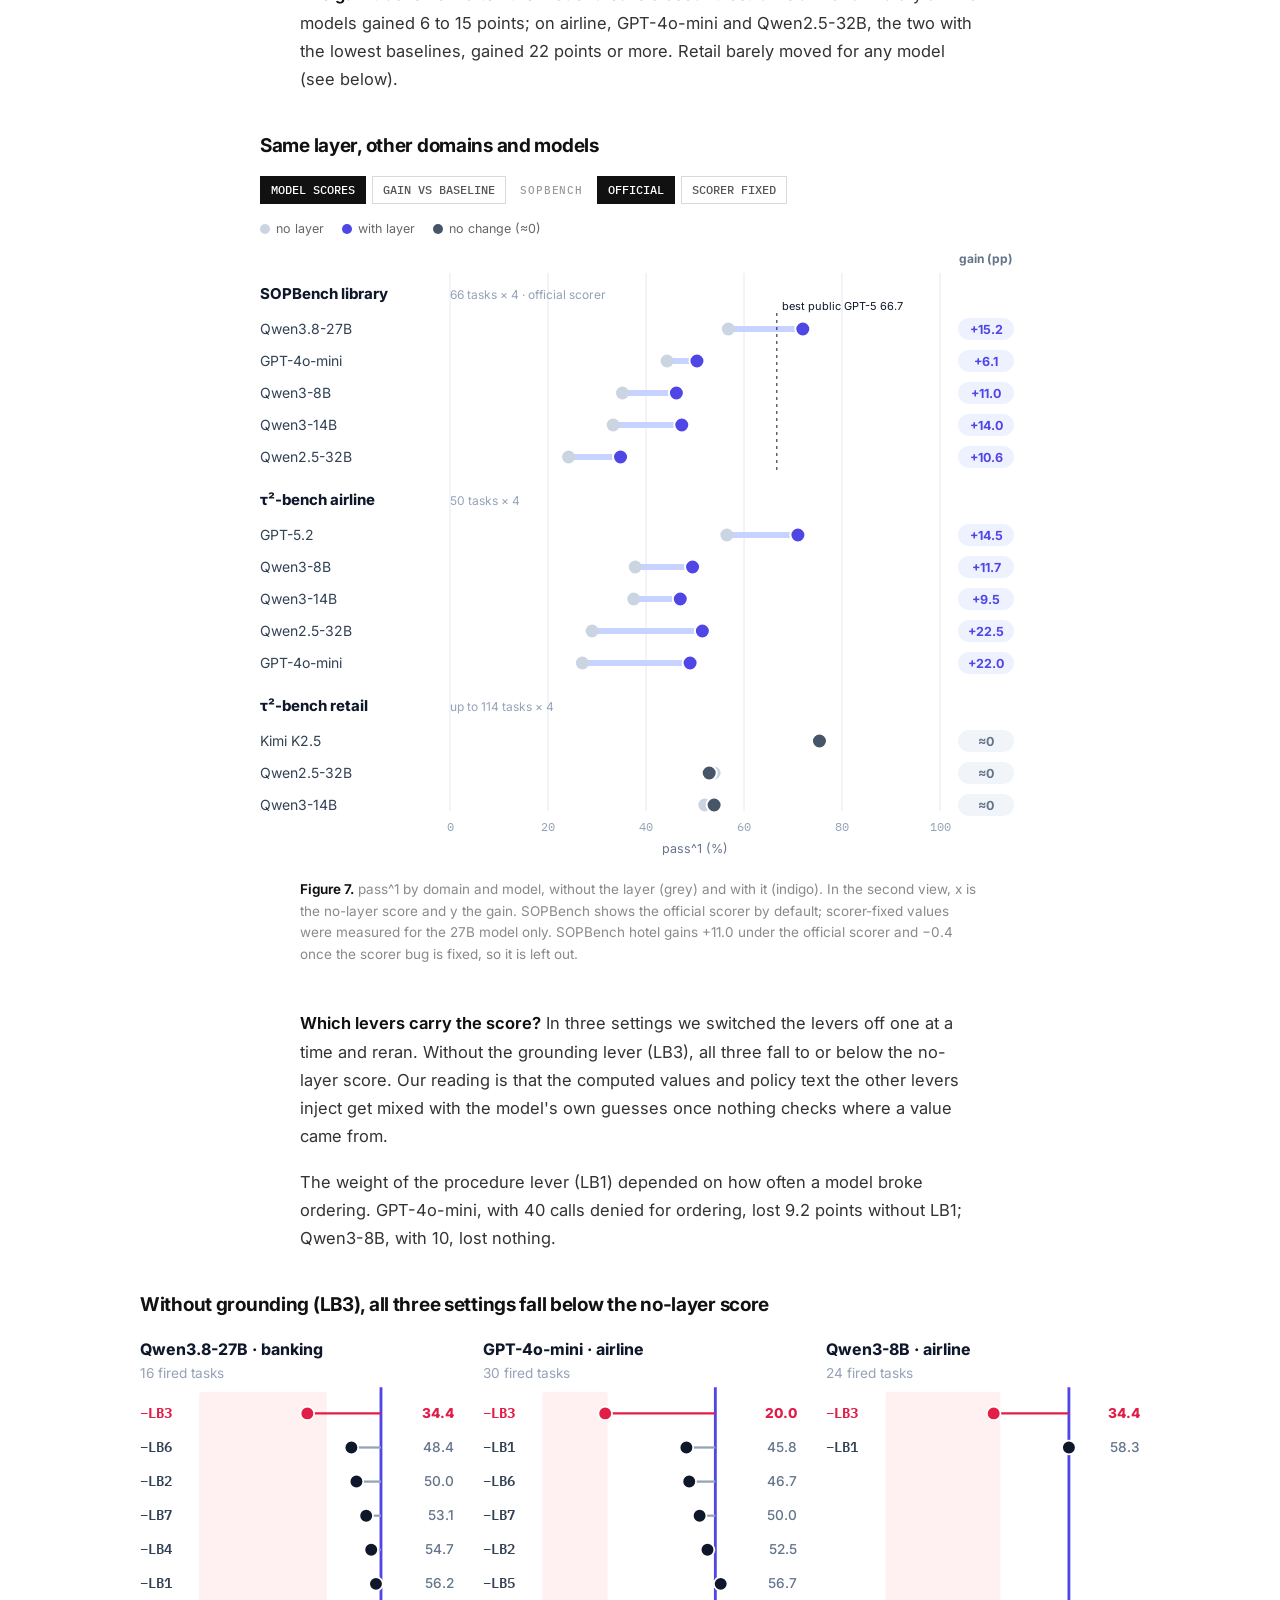
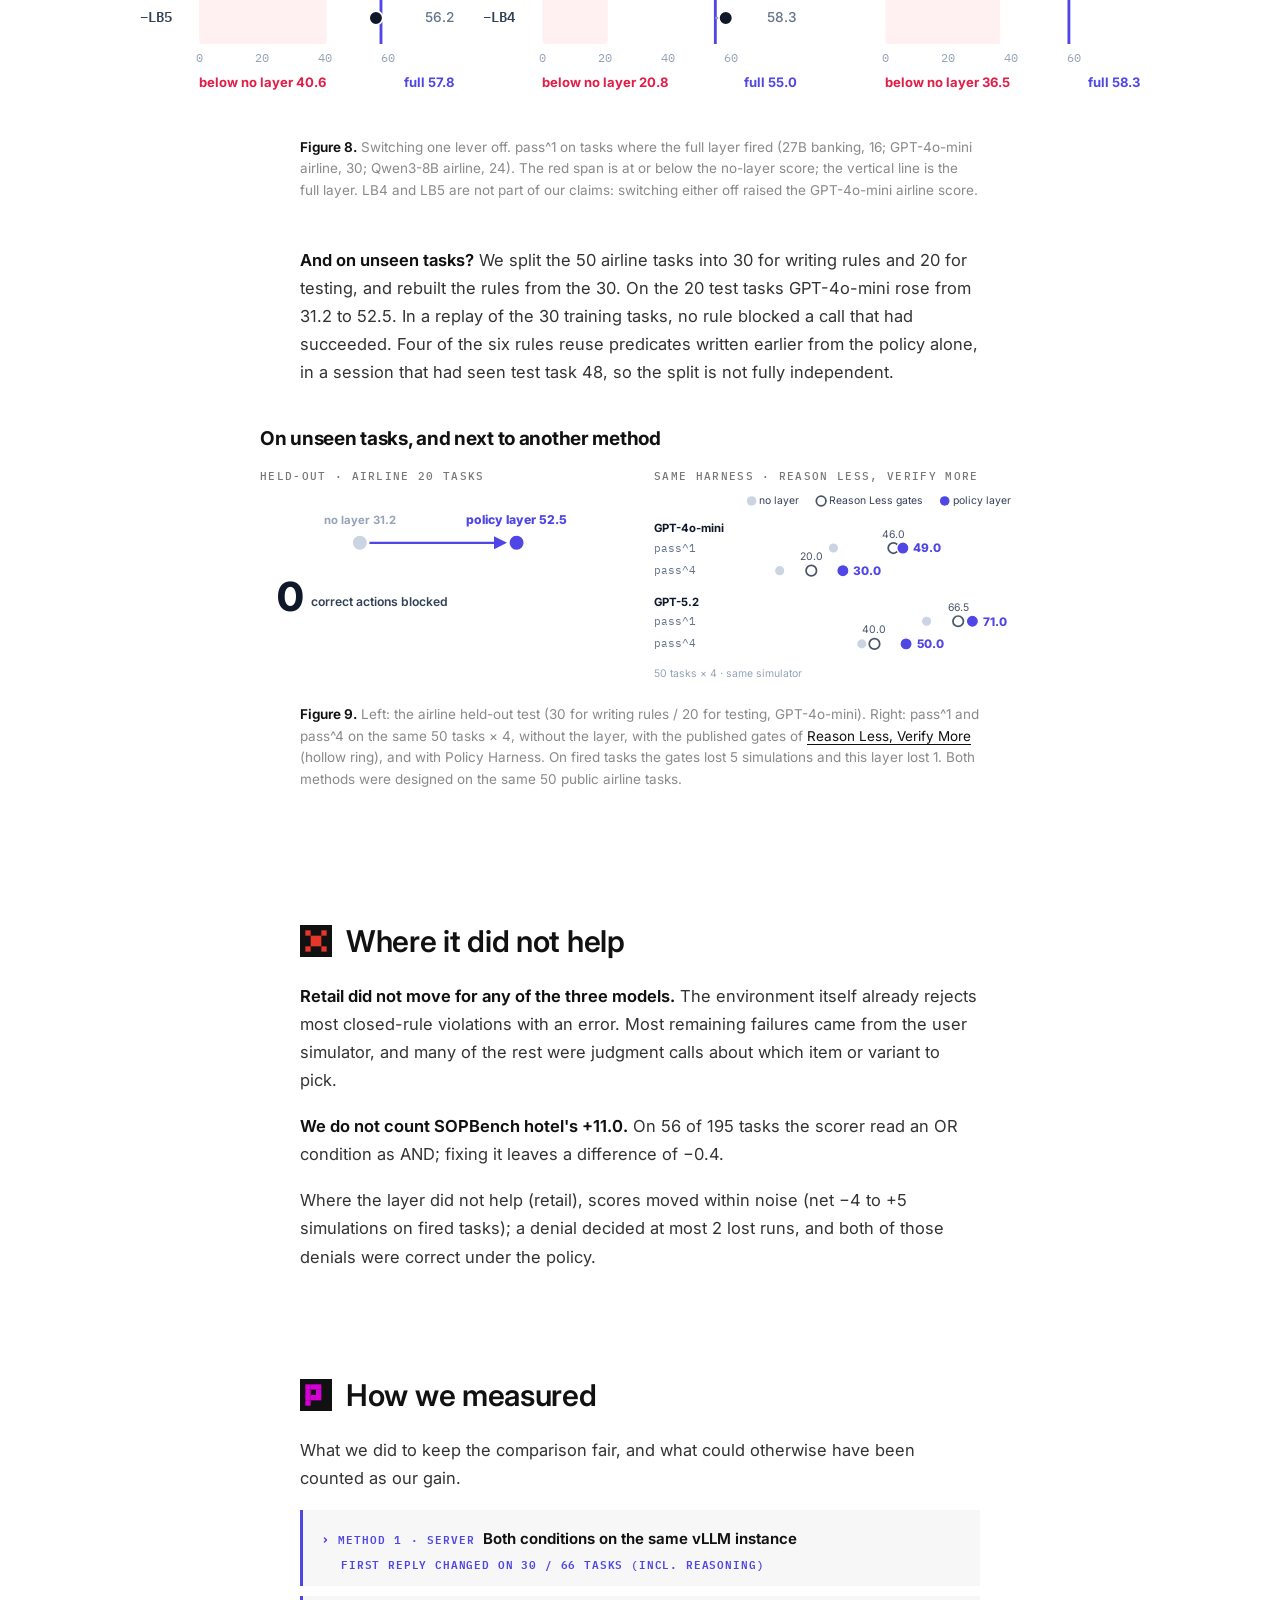
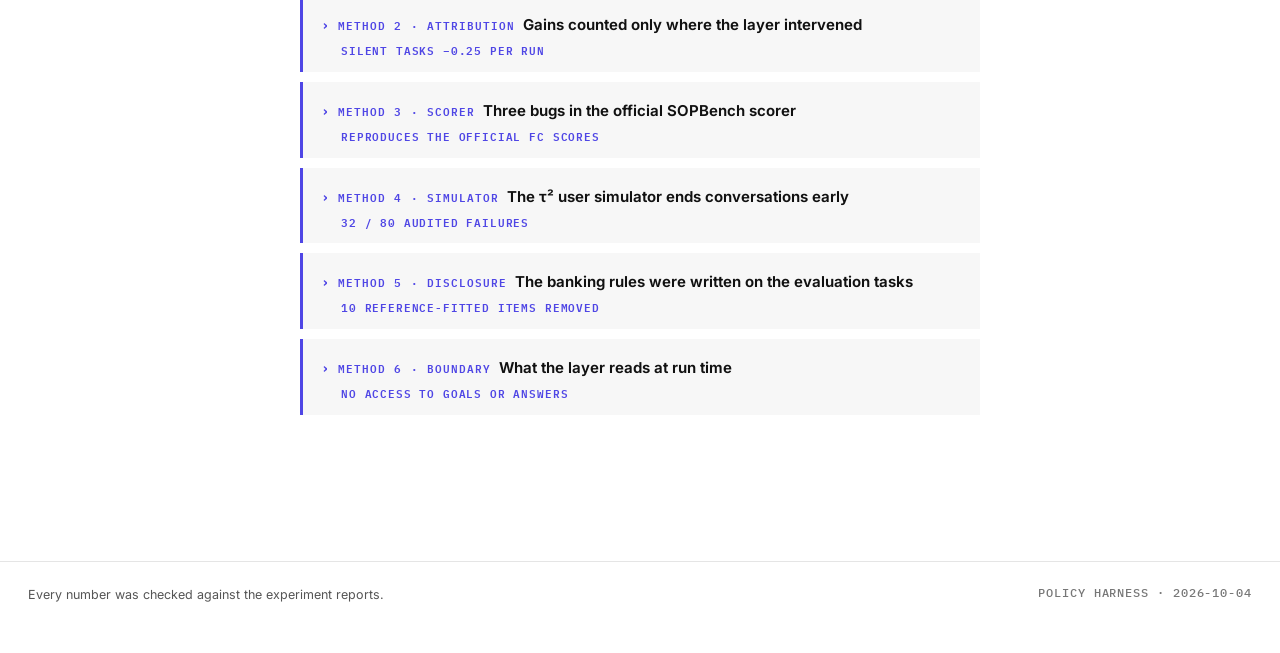
<file: policy-harness/index.html>
<!doctype html>
<html lang="en">
<head>
<meta charset="utf-8">
<meta name="viewport" content="width=device-width, initial-scale=1">
<title>Policy Harness</title>
<meta name="description" content="A deterministic policy layer that checks every tool call an LLM agent proposes, before it runs. With no extra training, an open 27B model scores 57.2 pass^1 on τ³-bench banking; the board leader scores 55.2.">
<link rel="canonical" href="https://beingrelative.github.io/policy-harness/">
<link rel="alternate" hreflang="en" href="https://beingrelative.github.io/policy-harness/">
<link rel="alternate" hreflang="ko" href="https://beingrelative.github.io/policy-harness/ko/">
<link rel="alternate" hreflang="x-default" href="https://beingrelative.github.io/policy-harness/">
<link rel="icon" href="favicon.svg" type="image/svg+xml">
<meta property="og:type" content="website">
<meta property="og:title" content="Policy Harness">
<meta property="og:description" content="A deterministic policy layer that checks every tool call an LLM agent proposes, before it runs. With no extra training, an open 27B model scores 57.2 pass^1 on τ³-bench banking; the board leader scores 55.2.">
<meta property="og:url" content="https://beingrelative.github.io/policy-harness/">
<meta property="og:image" content="https://beingrelative.github.io/policy-harness/og.png">
<meta name="twitter:card" content="summary_large_image">
<link rel="preconnect" href="https://fonts.googleapis.com">
<link rel="preconnect" href="https://fonts.gstatic.com" crossorigin>
<link href="https://fonts.googleapis.com/css2?family=Inter:wght@300..800&family=IBM+Plex+Mono:wght@400;500;600&display=swap" rel="stylesheet">
<link rel="stylesheet" href="assets/style.css">
</head>
<body>
<svg width="0" height="0" style="position:absolute" aria-hidden="true"><symbol id="p1" viewBox="0 0 6 6"><rect width="6" height="6" fill="#111"/><rect x="1" y="1" width="1" height="1" fill="#3ddc84"/><rect x="1" y="2" width="1" height="1" fill="#3ddc84"/><rect x="2" y="2" width="1" height="1" fill="#3ddc84"/><rect x="1" y="3" width="1" height="1" fill="#3ddc84"/><rect x="1" y="4" width="1" height="1" fill="#3ddc84"/><rect x="2" y="4" width="1" height="1" fill="#3ddc84"/><rect x="3" y="4" width="1" height="1" fill="#3ddc84"/></symbol><symbol id="p2" viewBox="0 0 6 6"><rect width="6" height="6" fill="#111"/><rect x="1" y="1" width="1" height="1" fill="#3b82f6"/><rect x="2" y="1" width="1" height="1" fill="#3b82f6"/><rect x="1" y="2" width="1" height="1" fill="#3b82f6"/><rect x="1" y="3" width="1" height="1" fill="#3b82f6"/><rect x="4" y="3" width="1" height="1" fill="#3b82f6"/><rect x="3" y="4" width="1" height="1" fill="#3b82f6"/><rect x="4" y="4" width="1" height="1" fill="#3b82f6"/></symbol><symbol id="p3" viewBox="0 0 6 6"><rect width="6" height="6" fill="#111"/><rect x="2" y="1" width="1" height="1" fill="#facc15"/><rect x="3" y="1" width="1" height="1" fill="#facc15"/><rect x="1" y="2" width="1" height="1" fill="#facc15"/><rect x="4" y="2" width="1" height="1" fill="#facc15"/><rect x="4" y="3" width="1" height="1" fill="#facc15"/><rect x="3" y="4" width="1" height="1" fill="#facc15"/></symbol><symbol id="p4" viewBox="0 0 6 6"><rect width="6" height="6" fill="#111"/><rect x="1" y="1" width="1" height="1" fill="#d600d6"/><rect x="4" y="1" width="1" height="1" fill="#d600d6"/><rect x="2" y="2" width="1" height="1" fill="#d600d6"/><rect x="3" y="2" width="1" height="1" fill="#d600d6"/><rect x="2" y="3" width="1" height="1" fill="#d600d6"/><rect x="3" y="3" width="1" height="1" fill="#d600d6"/><rect x="1" y="4" width="1" height="1" fill="#d600d6"/><rect x="4" y="4" width="1" height="1" fill="#d600d6"/></symbol><symbol id="p5" viewBox="0 0 6 6"><rect width="6" height="6" fill="#111"/><rect x="1" y="1" width="1" height="1" fill="#ffffff"/><rect x="2" y="1" width="1" height="1" fill="#ffffff"/><rect x="3" y="1" width="1" height="1" fill="#ffffff"/><rect x="4" y="1" width="1" height="1" fill="#ffffff"/><rect x="1" y="3" width="1" height="1" fill="#ffffff"/><rect x="2" y="3" width="1" height="1" fill="#ffffff"/><rect x="1" y="5" width="1" height="1" fill="#ffffff"/><rect x="2" y="5" width="1" height="1" fill="#ffffff"/><rect x="3" y="5" width="1" height="1" fill="#ffffff"/></symbol><symbol id="p6" viewBox="0 0 6 6"><rect width="6" height="6" fill="#111"/><rect x="1" y="1" width="1" height="1" fill="#3ddc84"/><rect x="4" y="1" width="1" height="1" fill="#3b82f6"/><rect x="1" y="2" width="1" height="1" fill="#3ddc84"/><rect x="4" y="2" width="1" height="1" fill="#3b82f6"/><rect x="1" y="3" width="1" height="1" fill="#3ddc84"/><rect x="2" y="3" width="1" height="1" fill="#3ddc84"/><rect x="3" y="3" width="1" height="1" fill="#3b82f6"/><rect x="4" y="3" width="1" height="1" fill="#3b82f6"/></symbol><symbol id="p7" viewBox="0 0 6 6"><rect width="6" height="6" fill="#111"/><rect x="4" y="1" width="1" height="1" fill="#facc15"/><rect x="3" y="2" width="1" height="1" fill="#facc15"/><rect x="4" y="2" width="1" height="1" fill="#facc15"/><rect x="2" y="3" width="1" height="1" fill="#facc15"/><rect x="3" y="3" width="1" height="1" fill="#facc15"/><rect x="4" y="3" width="1" height="1" fill="#facc15"/><rect x="1" y="4" width="1" height="1" fill="#facc15"/><rect x="2" y="4" width="1" height="1" fill="#facc15"/><rect x="3" y="4" width="1" height="1" fill="#facc15"/><rect x="4" y="4" width="1" height="1" fill="#facc15"/></symbol><symbol id="p8" viewBox="0 0 6 6"><rect width="6" height="6" fill="#111"/><rect x="1" y="1" width="1" height="1" fill="#e5372a"/><rect x="4" y="1" width="1" height="1" fill="#e5372a"/><rect x="2" y="2" width="1" height="1" fill="#e5372a"/><rect x="3" y="2" width="1" height="1" fill="#e5372a"/><rect x="2" y="3" width="1" height="1" fill="#e5372a"/><rect x="3" y="3" width="1" height="1" fill="#e5372a"/><rect x="1" y="4" width="1" height="1" fill="#e5372a"/><rect x="4" y="4" width="1" height="1" fill="#e5372a"/></symbol><symbol id="p9" viewBox="0 0 6 6"><rect width="6" height="6" fill="#111"/><rect x="1" y="1" width="1" height="1" fill="#d600d6"/><rect x="2" y="1" width="1" height="1" fill="#d600d6"/><rect x="3" y="1" width="1" height="1" fill="#d600d6"/><rect x="1" y="2" width="1" height="1" fill="#d600d6"/><rect x="3" y="2" width="1" height="1" fill="#d600d6"/><rect x="1" y="3" width="1" height="1" fill="#d600d6"/><rect x="2" y="3" width="1" height="1" fill="#d600d6"/><rect x="3" y="3" width="1" height="1" fill="#d600d6"/><rect x="1" y="4" width="1" height="1" fill="#d600d6"/></symbol><symbol id="pc" viewBox="0 0 6 6"><rect width="6" height="6" fill="#111"/><rect x="1" y="1" width="1" height="1" fill="#d600d6"/><rect x="1" y="2" width="1" height="1" fill="#d600d6"/><rect x="2" y="2" width="1" height="1" fill="#d600d6"/><rect x="1" y="3" width="1" height="1" fill="#d600d6"/><rect x="2" y="3" width="1" height="1" fill="#d600d6"/><rect x="3" y="3" width="1" height="1" fill="#d600d6"/><rect x="1" y="4" width="1" height="1" fill="#d600d6"/><rect x="2" y="4" width="1" height="1" fill="#d600d6"/><rect x="1" y="5" width="1" height="1" fill="#d600d6"/></symbol><symbol id="g-user" viewBox="0 0 64 64"><circle cx="32" cy="22" r="11" fill="currentColor" fill-opacity=".14" stroke="currentColor" stroke-width="3"/><path d="M12 56c2-11 10-17 20-17s18 6 20 17" fill="currentColor" fill-opacity=".14" stroke="currentColor" stroke-width="3" stroke-linecap="round"/></symbol>  <symbol id="g-model" viewBox="0 0 64 64"><path d="M14 9h36a8 8 0 0 1 8 8v19a8 8 0 0 1-8 8H27l-11 10v-10h-2a8 8 0 0 1-8-8V17a8 8 0 0 1 8-8z" fill="currentColor" fill-opacity=".14" stroke="currentColor" stroke-width="3" stroke-linejoin="round"/><circle cx="21" cy="27" r="3" fill="currentColor"/><circle cx="32" cy="27" r="3" fill="currentColor"/><circle cx="43" cy="27" r="3" fill="currentColor"/></symbol>  <symbol id="g-gate" viewBox="0 0 64 64"><rect x="6" y="5" width="10" height="54" rx="3" fill="currentColor"/><rect x="48" y="5" width="10" height="54" rx="3" fill="currentColor"/><path d="M16 12h32M16 19.5h32M16 27h32M16 34.5h32M16 42h32M16 49.5h32M16 57h32" stroke="currentColor" stroke-width="3" stroke-opacity=".55"/></symbol>  <symbol id="g-tool" viewBox="0 0 64 64"><path d="M10 14v36c0 4.4 9.8 8 22 8s22-3.6 22-8V14" fill="currentColor" fill-opacity=".14" stroke="currentColor" stroke-width="3"/><ellipse cx="32" cy="14" rx="22" ry="8" fill="currentColor" fill-opacity=".3" stroke="currentColor" stroke-width="3"/><path d="M10 32c0 4.4 9.8 8 22 8s22-3.6 22-8" fill="none" stroke="currentColor" stroke-width="3" stroke-opacity=".6"/></symbol>  <symbol id="g-doc" viewBox="0 0 64 64"><path d="M14 5h25l13 13v41H14z" fill="currentColor" fill-opacity=".14" stroke="currentColor" stroke-width="3" stroke-linejoin="round"/><path d="M39 5v13h13" fill="none" stroke="currentColor" stroke-width="3" stroke-linejoin="round"/><path d="M21 30h24M21 38h24M21 46h16" stroke="currentColor" stroke-width="3" stroke-linecap="round"/></symbol>  <symbol id="g-slip" viewBox="0 0 64 64"><path d="M10 6h44v46l-5.5-5-5.5 5-5.5-5-5.5 5-5.5-5-5.5 5-5.5-5-5.5 5z" fill="currentColor" fill-opacity=".14" stroke="currentColor" stroke-width="3" stroke-linejoin="round"/><path d="M19 17h26M19 25h26M19 33h16" stroke="currentColor" stroke-width="3" stroke-linecap="round"/></symbol>  <symbol id="g-log" viewBox="0 0 64 64"><rect x="11" y="6" width="42" height="52" rx="5" fill="currentColor" fill-opacity=".14" stroke="currentColor" stroke-width="3"/><path d="M19 19l3 3 5-6M31 19h14M19 31l3 3 5-6M31 31h14M19 43l3 3 5-6M31 43h14" fill="none" stroke="currentColor" stroke-width="2.8" stroke-linecap="round" stroke-linejoin="round"/></symbol></svg>

<div class="topbar"><span><a href="../" style="color:inherit;text-decoration:none">&larr; Geunho Lee</a></span><nav class="lang" aria-label="Language"><span>English</span><a href="ko/" hreflang="ko">한국어</a></nav></div>

<header class="hero">
  <div class="hero-inner">
    <div class="hero-text">
      <p class="kicker">τ³-bench · SOPBench · τ²-bench</p>
      <h1 class="hero-title"><span class="br">[</span>policy harness<span class="br">]</span></h1>
      <p class="hero-claim">An open 27B model, no extra training:<br><em>57.2</em> pass^1 on τ³-bench banking (board leader: 55.2)</p>
      <p class="hero-tag"><b>Policy Harness</b> checks each tool call an LLM agent proposes, just before it runs. It only checks conditions the transcript settles on its own; a call that breaks one does not run, and the model gets back the fact and the policy sentence and proposes again.</p>
      <nav class="hero-nav" aria-label="contents"><a href="#result">Result</a><a href="#problem">Problem</a><a href="#idea">Idea</a><a href="#how">Mechanism</a><a href="#levers">Levers</a><a href="#declaration">New domains</a><a href="#numbers">Numbers</a><a href="#limits">Limits</a><a href="#measure">Method</a></nav>
      <p class="hero-meta">October 4, 2026</p>
      <p class="hero-key">LLM agent → <b>policy layer</b> → a passing call runs; a violation sends the fact and the policy sentence back to the model.</p>
    </div>
    <div id="hero-anim" class="hero-anim" role="img" aria-label="Calls pass through the policy layer to the tool, or are denied back to the model" data-model="LLM agent" data-model-sub="proposes a call" data-layer="policy layer" data-layer-sub="closed checks only" data-pass="PASS → tool runs" data-deny="DENY → fact + policy" data-again="the model decides again"></div>
  </div>
</header>

<main class="post">

<section class="sec" id="result">
  <h2><svg class="px" aria-hidden="true"><use href="#p1"/></svg>τ³-bench banking: knowing the rules and keeping them</h2>
  <p>The <code>banking_knowledge</code> domain of τ³-bench is 97 tasks for a bank support agent. Each task runs four times. The board reports pass^1 to pass^4; we focus on two.</p>
  <figure class="fig fig-narrow bench" id="bench">
    <div class="bm-flow"><div class="bm-s"><svg><use href="#g-doc"/></svg><p><b>Search documents</b>reads the knowledge base</p></div><i class="arr"></i><div class="bm-s"><svg><use href="#g-user"/></svg><p><b>Read tools</b>look up accounts</p></div><i class="arr"></i><div class="bm-s"><svg><use href="#g-tool"/></svg><p><b>Write tools</b>change records: close a card, file a dispute</p></div></div>
    <div class="bm-k"><p class="bm-n">97 tasks × 4 runs</p>
      <p><span class="dots"><i class="on"></i><i></i><i></i><i></i></span><b>pass^1</b> average success rate of a single run</p>
      <p><span class="dots"><i class="on"></i><i class="on"></i><i class="on"></i><i class="on"></i></span><b>pass^4</b> share solved in all four runs</p></div>
  </figure>
  <p><b>Policy Harness</b> leaves the weights, tools and policy documents alone and puts one checking step between the model's call and the real tool.</p>
  <figure class="fig fig-narrow" id="fig1">
    <p class="fig-title">One layer lifts the same model's pass^1 past the board leader; pass^3 and pass^4 tie</p>
    <div id="f1"></div>
    <div class="stats" id="f1stats"></div>
    <figcaption><b>Figure 1.</b> pass^1 to pass^4 for the same Qwen3.8-27B without the layer (grey) and with Policy Harness (indigo), 97 tasks × 4. The hollow ring is the top public entry (Qwen3.8 Max). All runs use gpt-5.2 as the user simulator; the no-layer pass^4 is undefined because one simulation ended in an infrastructure error. The rules were written on these 97 tasks (<a href="#measure">Method 5</a>); results on unseen tasks are in Figure 9. The leader is a standard entry and ours is custom; the pass^1 gap (about 8 of 388 simulations) is within run-to-run noise.</figcaption>
  </figure>
</section>

<section class="sec" id="problem">
  <h2><svg class="px" aria-hidden="true"><use href="#p2"/></svg>Slips at the moment of writing</h2>
  <p>We drew 32 of the 27B model's 196 banking failures without the layer at random and read each conversation to the end.</p>
  <figure class="fig fig-narrow slips" id="slips">
    <div class="gr-row"><p class="gr-l">The needed document was already in the search results</p><div class="cells"><i class="on"></i><i class="on"></i><i class="on"></i><i class="on"></i><i class="on"></i><i class="on"></i><i class="on"></i><i class="on"></i><i class="on"></i><i class="on"></i><i class="on"></i><i class="on"></i><i class="on"></i><i class="on"></i><i class="on"></i><i class="on"></i><i class="on"></i><i class="on"></i><i class="on"></i><i class="on"></i><i class="on"></i><i class="on"></i><i class="on"></i><i class="on"></i><i class="on"></i><i class="on"></i><i class="on"></i><i class="on"></i><i class="on"></i><i class="on"></i><i></i><i></i></div><p class="gr-n"><b>30</b> / 32</p></div>
    <div class="gr-row"><p class="gr-l">The slip was the model's own</p><div class="cells deny"><i class="on"></i><i class="on"></i><i class="on"></i><i class="on"></i><i class="on"></i><i class="on"></i><i class="on"></i><i class="on"></i><i class="on"></i><i class="on"></i><i class="on"></i><i class="on"></i><i class="on"></i><i class="on"></i><i></i><i></i><i></i><i></i><i></i><i></i><i></i><i></i><i></i><i></i><i></i><i></i><i></i><i></i><i></i><i></i><i></i><i></i></div><p class="gr-n"><b>14</b> / 32 (44%)</p></div>
    <ul class="gr-types"><li>writing before the required lookup</li><li>doing arithmetic in its head and getting it wrong</li><li>putting a value no tool output contains into an argument</li></ul>
    <figcaption>32 of the 27B model's 196 banking failures, drawn at random. One cell is one failure.</figcaption>
  </figure>
  <p>Missing knowledge was not the problem. Often a single argument is wrong, which is easy to miss in the conversation, and a write to a record cannot be undone.</p>
  <figure class="fig fig-narrow" id="fig2">
    <div class="fig-head"><p class="fig-title">Trust the customer, or trust the record?</p><div class="seg" id="caseTog"><button data-v="off" class="on">WITHOUT LAYER</button><button data-v="on">WITH LAYER</button></div></div>
    <div class="seq" id="lanes">
      <div class="seq-heads"><div class="sh"><span>Customer</span></div><div class="sh"><span>Model</span></div><div class="sh L"><span>Policy layer</span></div><div class="sh"><span>Tool · record</span></div></div>
      <div class="seq-body">
      <div class="sr"><div class="msg r" style="grid-column:1 / 3"><span class="n">1</span>I need to cancel my reservation. I booked it about 10 hours ago.</div></div>
      <div class="sr"><div class="msg r" style="grid-column:2 / 5"><span class="n">2</span><code>get_reservation_details</code></div></div>
      <div class="sr"><div class="msg l" style="grid-column:2 / 5"><span class="n">3</span>record <code>created_at 2024-05-02</code> · policy clock <code>05-15</code></div></div>
      <div class="sr"><div class="msg r to-layer" style="grid-column:2 / 5"><span class="n">4</span><code>cancel_reservation(…)</code> <span class="why">takes the customer's word</span></div></div>
      <div class="sr off-only"><div class="snote bad" style="grid-column:4 / 5">executed<br>reservation cancelled</div></div>
      <div class="sr on-only"><div class="slip" style="grid-column:3 / 4"><p class="slip-h">Deny · not executed</p><p class="slip-x">Booked within 24 h?<br>record <span class="nw">05-02</span> · policy clock <span class="nw">05-15</span></p><p>① the unexecuted call <code>cancel_reservation</code></p><p>② the fact from the record <code>created_at 2024-05-02</code></p><p>③ the policy's cancellation sentence, verbatim</p></div><div class="snote" style="grid-column:4 / 5">not executed<br>record unchanged</div></div>
      <div class="sr on-only"><div class="msg l deny" style="grid-column:2 / 4"><span class="n">5</span>refusal (no value, no next step)</div></div>
      <div class="sr on-only"><div class="msg l" style="grid-column:1 / 3"><span class="n">6</span>The record shows May 2, so it is past 24 hours and I can't cancel on that basis. Let me check the other conditions.</div></div>
      </div>
      <div class="res bad off-only">Outcome · cancellation executed, task failed</div>
      <div class="res good on-only">Outcome · not cancelled, record unchanged</div>
      <div class="artifact on-only"><p class="art-h">Recorded refusal · same rule, τ² airline task 43 (excerpt)</p><blockquote>…The reservation record read in this conversation shows created_at 2024-05-04T07:38:29 (current time stated in the policy: 2024-05-15 15:00:00), cabin basic_economy, insurance no; flight status reads in this conversation showing a segment of it cancelled: 0. …</blockquote><p class="note">The only values in it are facts read from records in this conversation. The policy quotation is omitted from this excerpt.</p></div>
    </div>
    <figcaption><b>Figure 2.</b> One turn of τ²-bench airline task 48. Without the layer, the model trusts the customer's "10 hours ago" and cancels. With the layer, the cancellation does not run and the model gets back the booking date from the record and the policy sentence. IDs are removed, the record and refusal are abridged, and reply 6 is illustrative. The policy clock is the current time stated in the policy document.</figcaption>
  </figure>
</section>

<section class="sec" id="idea">
  <h2><svg class="px" aria-hidden="true"><use href="#p3"/></svg>Only what the record can settle</h2>
  <p>Some policy conditions are settled by the transcript alone. We call these closed, and the ones that need a reader's judgment open. The layer blocks only on closed conditions and leaves open ones to the model.</p>
  <figure class="fig fig-narrow" id="fig3">
    <p class="fig-title">If the answer is in the record, the layer decides</p>
    <div class="twocol">
        <div class="col closed"><p class="col-h">CLOSED · blocked before it runs</p><p class="col-s">The answer is fixed by events, record fields and strings in the transcript.</p><ul><li><small>event</small>Was the reservation read before <code>cancel</code>?</li><li><small>record</small>Is <code>created_at</code> within 24 h of the policy clock?</li><li><small>string</small>Does the ZIP code being written appear in a tool output or customer message?</li><li><small>arithmetic</small>Does the refund equal the value computed from the fetched records?</li></ul></div>
        <div class="col open"><p class="col-h">OPEN · left to the model</p><p class="col-s">The layer may show the relevant policy sentence, but it never blocks on these.</p><ul><li><small>intent</small>Does the customer really want to close the account?</li><li><small>tone</small>Is this a complaint to escalate?</li><li><small>fit</small>Which of three products fits what they described?</li><li><small>meaning</small>Is "a few days ago" inside the window?</li></ul></div>
    </div>
    <figcaption><b>Figure 3.</b> Examples of closed and open conditions. The layer checks the left column before a call runs and leaves the right column to the model's judgment.</figcaption>
  </figure>
  <div class="callout"><svg class="px" aria-hidden="true"><use href="#pc"/></svg><p><b>Core idea.</b> A check that needs interpretation would need another model, and that model makes mistakes too. If the layer blocks only what the record settles, every refusal is explained by one fact the agent can see for itself.</p></div>
</section>

<section class="sec dark" id="how">
  <h2><svg class="px" aria-hidden="true"><use href="#p4"/></svg>What happens inside one turn</h2>
  <p>This is the path one call takes from the model to the real tool.</p>
  <div class="scrolly">
    <div class="scrolly-steps">
      <div class="step" data-s="1"><span class="step-n">1 · Propose</span><p>The model reads the conversation and produces its next turn. Whether that is a tool call or a message to the customer, nothing has run yet.</p></div>
      <div class="step" data-s="2"><span class="step-n">2 · Read</span><p>The engine loads the domain's declaration file (one file holding that domain's rules) and the transcript so far: which tools returned what, and what the customer said.</p></div>
      <div class="step" data-s="3"><span class="step-n">3 · Check</span><p>Seven levers each test the closed conditions they own. Most stay silent; a lever that finds a violation reports one unconfirmed fact.</p></div>
      <div class="step" data-s="4"><span class="step-n">4a · Pass</span><p>If nothing is flagged, the call goes to the tool with its arguments unchanged. The layer never rewrites a value.</p></div>
      <div class="step" data-s="5"><span class="step-n">4b · Deny</span><p>If something is flagged, the call does not run. The model gets the call, the unconfirmed fact and the policy sentence, and proposes again. After two retries the call goes through rather than being blocked indefinitely.</p></div>
      <div class="step" data-s="6"><span class="step-n">5 · Log</span><p>Passes, denials, injected computations and retries go to an audit log together with the tool output each relied on. The rule engine is deterministic: the same input gets the same decision. Where a lever needs to extract something from the dialog, such as the list of requests, it asks the agent's own model in a separate, isolated call.</p></div>
    </div>
    <div class="scrolly-fig"><div id="f4"></div><figcaption><b>Figure 4.</b> The path of one call. Scroll through the steps to highlight each part of the figure.</figcaption></div>
  </div>
  <div class="callout"><svg class="px" aria-hidden="true"><use href="#pc"/></svg><p><b>Why the refusal carries no value.</b> If the layer wrote the fix ("cancel with refund 0"), a mistake in a rule would become a mistake in an action. Returning only the fact and the policy sentence leaves the next move with the model.</p></div>
</section>

<section class="sec" id="levers">
  <h2><svg class="px" aria-hidden="true"><use href="#p5"/></svg>Seven levers</h2>
  <p>Each lever names one slip that kept recurring in failed conversations. For every lever the panel shows what it reads and decides, and the score when that lever alone is switched off.</p>
  <figure class="fig" id="fig5">
    <p class="fig-title">Reads → decides → does, and what happens without it</p>
    <div class="lx"><div class="lx-tabs" id="lxTabs"></div><div class="lx-body" id="lxBody"></div></div>
    <figcaption><b>Figure 5.</b> What each lever reads, decides and does, with an example. The bars are pass^1 on tasks where the full layer fired, with that one lever switched off; the red span is at or below the no-layer score. Examples were written for this page and are not the declaration's rule text.</figcaption>
  </figure>
</section>

<section class="sec" id="declaration">
  <h2><svg class="px" aria-hidden="true"><use href="#p6"/></svg>Moving to another domain</h2>
  <p>The engine code contains no domain words such as 'card' or 'flight'. Everything domain-specific goes into one declaration file: which lookup each write needs first, which arguments must have a source, which computations are available, and which policy sentence goes with which tool.</p>
  <p>Moving the engine built for banking to SOPBench library and τ² airline meant writing that file; the engine code itself was unchanged, and on SOPBench a thin adapter connects it to that benchmark's harness. Airline needed a few more generic operators, such as the hours between two timestamps, but still no domain words in the engine.</p>
  <figure class="fig fig-narrow" id="fig6">
    <p class="fig-title">Swap the file, and the same engine runs a new domain</p>
    <div id="f6"></div>
    <figcaption><b>Figure 6.</b> The same engine with only the declaration file swapped (pass^1). For airline we added four operators (<code>hours_between</code> · <code>count_of</code> · <code>prefix</code> · <code>eq</code>) and a few operands such as <code>now</code>, <code>record</code> and <code>calls</code> to the engine (+74 lines); afterwards, banking decisions over 6,197 recorded turns were byte-identical.</figcaption>
  </figure>
</section>

<section class="sec" id="numbers">
  <h2><svg class="px" aria-hidden="true"><use href="#p7"/></svg>What the numbers say</h2>
  <p>We swapped only the declaration file and ran the same layer on SOPBench library and on τ²-bench airline and retail, across several models.</p>
  <p><b>The gain tracks how often the model breaks closed rules.</b> On SOPBench library all five models gained 6 to 15 points; on airline, GPT-4o-mini and Qwen2.5-32B, the two with the lowest baselines, gained 22 points or more. Retail barely moved for any model (see below).</p>
  <figure class="fig fig-narrow" id="fig7">
    <p class="fig-title">Same layer, other domains and models</p>
    <div class="fig-head"><div class="ctrls">
      <div class="seg" id="tView"><button data-v="score" class="on">MODEL SCORES</button><button data-v="gain">GAIN VS BASELINE</button></div>
      <span class="ctl-l">SOPBench</span><div class="seg" id="sopTog"><button data-v="official" class="on">OFFICIAL</button><button data-v="corr">SCORER FIXED</button></div>
    </div></div>
    <p class="fig-legend" id="f7legend"></p>
    <div id="f7"></div>
    <figcaption><b>Figure 7.</b> pass^1 by domain and model, without the layer (grey) and with it (indigo). In the second view, x is the no-layer score and y the gain. SOPBench shows the official scorer by default; scorer-fixed values were measured for the 27B model only. SOPBench hotel gains +11.0 under the official scorer and −0.4 once the scorer bug is fixed, so it is left out.</figcaption>
  </figure>
  <p><b>Which levers carry the score?</b> In three settings we switched the levers off one at a time and reran. Without the grounding lever (LB3), all three fall to or below the no-layer score. Our reading is that the computed values and policy text the other levers inject get mixed with the model's own guesses once nothing checks where a value came from.</p>
  <p>The weight of the procedure lever (LB1) depended on how often a model broke ordering. GPT-4o-mini, with 40 calls denied for ordering, lost 9.2 points without LB1; Qwen3-8B, with 10, lost nothing.</p>
  <figure class="fig" id="fig8">
    <p class="fig-title">Without grounding (LB3), all three settings fall below the no-layer score</p>
    <div id="f8"></div>
    <figcaption><b>Figure 8.</b> Switching one lever off. pass^1 on tasks where the full layer fired (27B banking, 16; GPT-4o-mini airline, 30; Qwen3-8B airline, 24). The red span is at or below the no-layer score; the vertical line is the full layer. LB4 and LB5 are not part of our claims: switching either off raised the GPT-4o-mini airline score.</figcaption>
  </figure>
  <p><b>And on unseen tasks?</b> We split the 50 airline tasks into 30 for writing rules and 20 for testing, and rebuilt the rules from the 30. On the 20 test tasks GPT-4o-mini rose from 31.2 to 52.5. In a replay of the 30 training tasks, no rule blocked a call that had succeeded. Four of the six rules reuse predicates written earlier from the policy alone, in a session that had seen test task 48, so the split is not fully independent.</p>
  <figure class="fig fig-narrow" id="fig9">
    <p class="fig-title">On unseen tasks, and next to another method</p>
    <div class="rel">
      <div><p class="rel-h">HELD-OUT · AIRLINE 20 TASKS</p><div id="f9a"></div></div>
      <div><p class="rel-h">SAME HARNESS · REASON LESS, VERIFY MORE</p><div id="f9b"></div></div>
    </div>
    <figcaption><b>Figure 9.</b> Left: the airline held-out test (30 for writing rules / 20 for testing, GPT-4o-mini). Right: pass^1 and pass^4 on the same 50 tasks × 4, without the layer, with the published gates of <a href="https://arxiv.org/abs/2607.07405">Reason Less, Verify More</a> (hollow ring), and with Policy Harness. On fired tasks the gates lost 5 simulations and this layer lost 1. Both methods were designed on the same 50 public airline tasks.</figcaption>
  </figure>
</section>

<section class="sec" id="limits">
  <h2><svg class="px" aria-hidden="true"><use href="#p8"/></svg>Where it did not help</h2>
  <p><b>Retail did not move for any of the three models.</b> The environment itself already rejects most closed-rule violations with an error. Most remaining failures came from the user simulator, and many of the rest were judgment calls about which item or variant to pick.</p>
  <p><b>We do not count SOPBench hotel's +11.0.</b> On 56 of 195 tasks the scorer read an OR condition as AND; fixing it leaves a difference of −0.4.</p>
  <p>Where the layer did not help (retail), scores moved within noise (net −4 to +5 simulations on fired tasks); a denial decided at most 2 lost runs, and both of those denials were correct under the policy.</p>
</section>

<section class="sec" id="measure">
  <h2><svg class="px" aria-hidden="true"><use href="#p9"/></svg>How we measured</h2>
  <p>What we did to keep the comparison fair, and what could otherwise have been counted as our gain.</p>
  <details class="ev"><summary><span class="evk">Method 1 · server</span><span class="evt">Both conditions on the same vLLM instance</span><span class="evm">first reply changed on 30 / 66 tasks (incl. reasoning)</span></summary><p>With the two arms on different vLLM instances, the first reply (including its reasoning) differed on 30 of 66 SOPBench tasks, and 5 of 56 outcomes (8.9%) flipped where the layer never intervened, about the size of a real effect. Every comparison here ran both conditions on one instance.</p></details>
  <details class="ev"><summary><span class="evk">Method 2 · attribution</span><span class="evt">Gains counted only where the layer intervened</span><span class="evm">silent tasks −0.25 per run</span></summary><p>A gain is credited to the layer only on tasks where it actually denied a call or injected a value. Tasks where it stayed silent show the noise level (SOPBench library: −0.25 tasks per run).</p></details>
  <details class="ev"><summary><span class="evk">Method 3 · scorer</span><span class="evt">Three bugs in the official SOPBench scorer</span><span class="evm">reproduces the official FC scores</span></summary><p>The official scorer re-reads recorded calls with <code>eval()</code>, so JSON booleans fail and dates are evaluated as arithmetic; goal actions that return a value always score as failures; on hotel, an OR in the reference graph is folded to AND on 56 of 195 tasks. With our fixes off, the published scores of the official function-calling models come out exactly (one model's library run has no stored evaluation to compare), and this page reports the official numbers first.</p></details>
  <details class="ev"><summary><span class="evk">Method 4 · simulator</span><span class="evt">The τ² user simulator ends conversations early</span><span class="evm">32 / 80 audited failures</span></summary><p>In 32 of 80 audited failures the simulator sent "Yes" and the stop signal in the same message, so an agent that follows the policy never gets its turn to act. Every entry that uses this simulator works under the same limit.</p></details>
  <details class="ev"><summary><span class="evk">Method 5 · disclosure</span><span class="evt">The banking rules were written on the evaluation tasks</span><span class="evm">10 reference-fitted items removed</span></summary><p>The banking rules were developed on the 97 evaluation tasks, looking at rewards and reference solutions. We audited every rule by its source: (A) a quotation of the policy the agent receives, (B) general practice an expert would state without the task, (C) a form chosen because it matched reference solutions. All C items were removed before the submitted run. This result is not test-blind; the unseen-task check is the airline held-out test.</p></details>
  <details class="ev"><summary><span class="evk">Method 6 · boundary</span><span class="evt">What the layer reads at run time</span><span class="evm">no access to goals or answers</span></summary><p>At run time the layer reads the proposed turn, the tool outputs the agent received, the policy documents the agent receives, and the declaration file. It has no access to task goals, reference actions or evaluator state.</p></details>
</section>

</main>

<footer class="foot">
  <p>Every number was checked against the experiment reports.</p>
  <p class="meta">Policy Harness · 2026-10-04</p>
</footer>

<script src="assets/data.js"></script>
<script src="assets/app.js"></script>
</body>
</html>
</file>
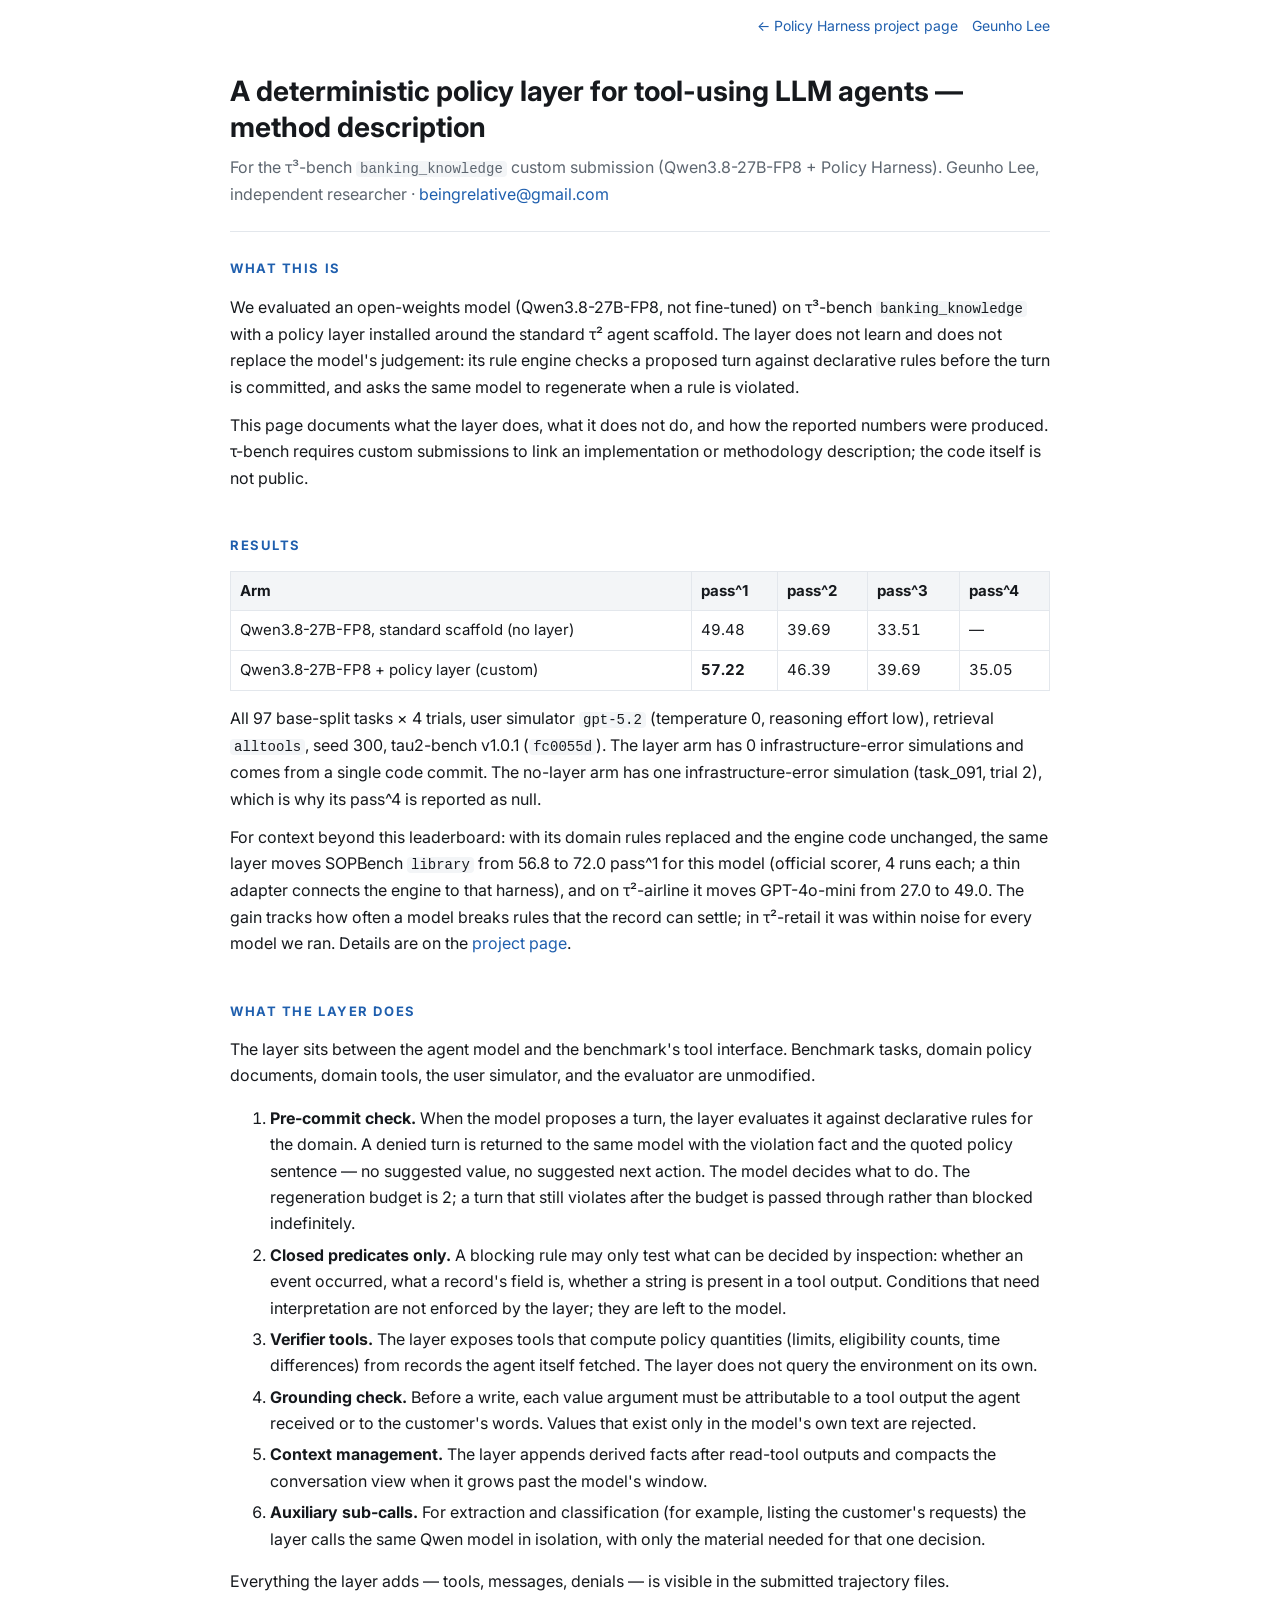
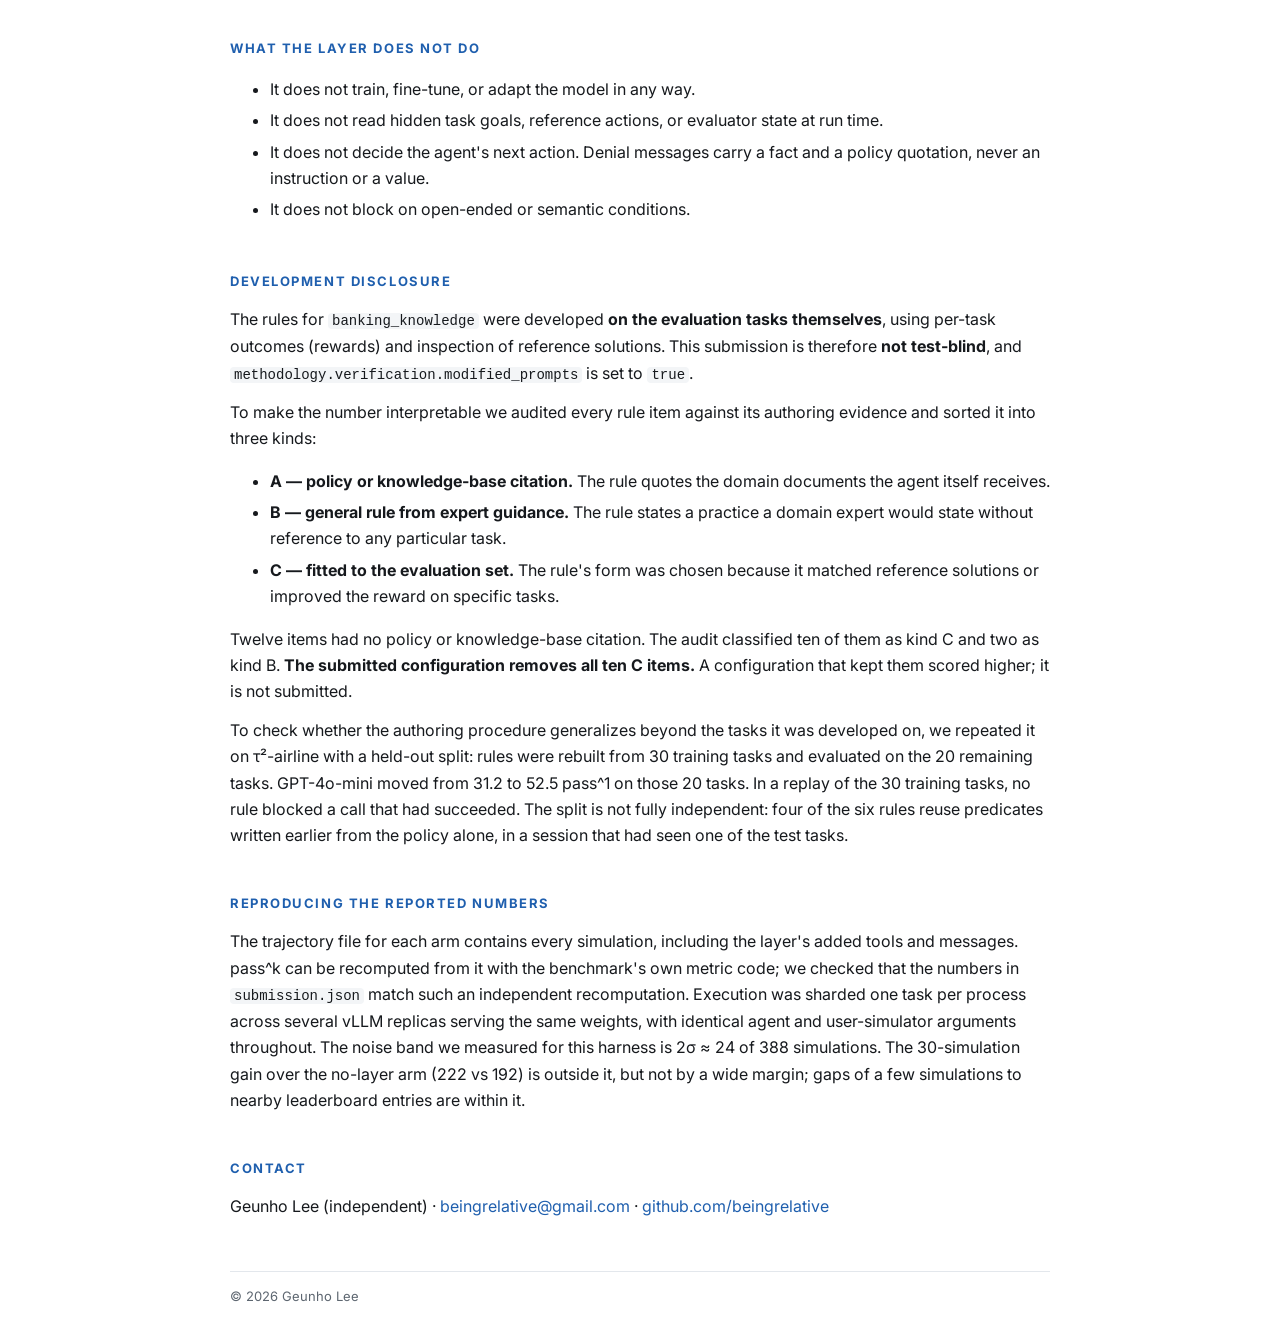
<file: policy-harness/method/index.html>
<!doctype html>
<html lang="en">
<head>
<meta charset="utf-8">
<meta name="viewport" content="width=device-width, initial-scale=1">
<title>Method description · Policy Harness</title>
<meta name="description" content="Method description for the τ³-bench banking_knowledge custom submission: a deterministic policy layer for tool-using LLM agents.">
<link rel="canonical" href="https://beingrelative.github.io/policy-harness/method/">
<link rel="icon" href="../favicon.svg" type="image/svg+xml">
<link rel="preconnect" href="https://fonts.googleapis.com">
<link rel="preconnect" href="https://fonts.gstatic.com" crossorigin>
<link href="https://fonts.googleapis.com/css2?family=Inter:wght@400;500;600;700;800&display=swap" rel="stylesheet">
<link rel="stylesheet" href="../../assets/site.css">
<style>
  table { border-collapse: collapse; width: 100%; font-size: 15px; margin: 8px 0 14px; }
  th, td { border: 1px solid var(--line); padding: 7px 9px; text-align: left; vertical-align: top; }
  th { background: var(--chip); }
  td.n { font-variant-numeric: tabular-nums; }
  ol li, ul li { margin: 5px 0; }
  code { font-size: 14px; background: var(--chip); padding: 0 4px; border-radius: 4px; }
  h1 { font-size: 28px; margin: 0 0 6px; line-height: 1.3; }
</style>
</head>
<body>
<div class="wrap">
<nav class="topbar"><a href="../">← Policy Harness project page</a><a href="../../">Geunho Lee</a></nav>

<header class="hero">
  <h1>A deterministic policy layer for tool-using LLM agents — method description</h1>
  <p class="tagline">For the τ³-bench <code>banking_knowledge</code> custom submission (Qwen3.8-27B-FP8 + Policy Harness). Geunho Lee, independent researcher · <a href="mailto:beingrelative@gmail.com">beingrelative@gmail.com</a></p>
</header>

<section>
  <h2>What this is</h2>
  <p>We evaluated an open-weights model (Qwen3.8-27B-FP8, not fine-tuned) on τ³-bench <code>banking_knowledge</code> with a policy layer installed around the standard τ² agent scaffold. The layer does not learn and does not replace the model's judgement: its rule engine checks a proposed turn against declarative rules before the turn is committed, and asks the same model to regenerate when a rule is violated.</p>
  <p>This page documents what the layer does, what it does not do, and how the reported numbers were produced. τ-bench requires custom submissions to link an implementation or methodology description; the code itself is not public.</p>
</section>

<section>
  <h2>Results</h2>
  <table>
    <tr><th>Arm</th><th>pass^1</th><th>pass^2</th><th>pass^3</th><th>pass^4</th></tr>
    <tr><td>Qwen3.8-27B-FP8, standard scaffold (no layer)</td><td class="n">49.48</td><td class="n">39.69</td><td class="n">33.51</td><td class="n">—</td></tr>
    <tr><td>Qwen3.8-27B-FP8 + policy layer (custom)</td><td class="n"><b>57.22</b></td><td class="n">46.39</td><td class="n">39.69</td><td class="n">35.05</td></tr>
  </table>
  <p>All 97 base-split tasks × 4 trials, user simulator <code>gpt-5.2</code> (temperature 0, reasoning effort low), retrieval <code>alltools</code>, seed 300, tau2-bench v1.0.1 (<code>fc0055d</code>). The layer arm has 0 infrastructure-error simulations and comes from a single code commit. The no-layer arm has one infrastructure-error simulation (task_091, trial 2), which is why its pass^4 is reported as null.</p>
  <p>For context beyond this leaderboard: with its domain rules replaced and the engine code unchanged, the same layer moves SOPBench <code>library</code> from 56.8 to 72.0 pass^1 for this model (official scorer, 4 runs each; a thin adapter connects the engine to that harness), and on τ²-airline it moves GPT-4o-mini from 27.0 to 49.0. The gain tracks how often a model breaks rules that the record can settle; in τ²-retail it was within noise for every model we ran. Details are on the <a href="../">project page</a>.</p>
</section>

<section>
  <h2>What the layer does</h2>
  <p>The layer sits between the agent model and the benchmark's tool interface. Benchmark tasks, domain policy documents, domain tools, the user simulator, and the evaluator are unmodified.</p>
  <ol>
    <li><b>Pre-commit check.</b> When the model proposes a turn, the layer evaluates it against declarative rules for the domain. A denied turn is returned to the same model with the violation fact and the quoted policy sentence — no suggested value, no suggested next action. The model decides what to do. The regeneration budget is 2; a turn that still violates after the budget is passed through rather than blocked indefinitely.</li>
    <li><b>Closed predicates only.</b> A blocking rule may only test what can be decided by inspection: whether an event occurred, what a record's field is, whether a string is present in a tool output. Conditions that need interpretation are not enforced by the layer; they are left to the model.</li>
    <li><b>Verifier tools.</b> The layer exposes tools that compute policy quantities (limits, eligibility counts, time differences) from records the agent itself fetched. The layer does not query the environment on its own.</li>
    <li><b>Grounding check.</b> Before a write, each value argument must be attributable to a tool output the agent received or to the customer's words. Values that exist only in the model's own text are rejected.</li>
    <li><b>Context management.</b> The layer appends derived facts after read-tool outputs and compacts the conversation view when it grows past the model's window.</li>
    <li><b>Auxiliary sub-calls.</b> For extraction and classification (for example, listing the customer's requests) the layer calls the same Qwen model in isolation, with only the material needed for that one decision.</li>
  </ol>
  <p>Everything the layer adds — tools, messages, denials — is visible in the submitted trajectory files.</p>
</section>

<section>
  <h2>What the layer does not do</h2>
  <ul>
    <li>It does not train, fine-tune, or adapt the model in any way.</li>
    <li>It does not read hidden task goals, reference actions, or evaluator state at run time.</li>
    <li>It does not decide the agent's next action. Denial messages carry a fact and a policy quotation, never an instruction or a value.</li>
    <li>It does not block on open-ended or semantic conditions.</li>
  </ul>
</section>

<section>
  <h2>Development disclosure</h2>
  <p>The rules for <code>banking_knowledge</code> were developed <b>on the evaluation tasks themselves</b>, using per-task outcomes (rewards) and inspection of reference solutions. This submission is therefore <b>not test-blind</b>, and <code>methodology.verification.modified_prompts</code> is set to <code>true</code>.</p>
  <p>To make the number interpretable we audited every rule item against its authoring evidence and sorted it into three kinds:</p>
  <ul>
    <li><b>A — policy or knowledge-base citation.</b> The rule quotes the domain documents the agent itself receives.</li>
    <li><b>B — general rule from expert guidance.</b> The rule states a practice a domain expert would state without reference to any particular task.</li>
    <li><b>C — fitted to the evaluation set.</b> The rule's form was chosen because it matched reference solutions or improved the reward on specific tasks.</li>
  </ul>
  <p>Twelve items had no policy or knowledge-base citation. The audit classified ten of them as kind C and two as kind B. <b>The submitted configuration removes all ten C items.</b> A configuration that kept them scored higher; it is not submitted.</p>
  <p>To check whether the authoring procedure generalizes beyond the tasks it was developed on, we repeated it on τ²-airline with a held-out split: rules were rebuilt from 30 training tasks and evaluated on the 20 remaining tasks. GPT-4o-mini moved from 31.2 to 52.5 pass^1 on those 20 tasks. In a replay of the 30 training tasks, no rule blocked a call that had succeeded. The split is not fully independent: four of the six rules reuse predicates written earlier from the policy alone, in a session that had seen one of the test tasks.</p>
</section>

<section>
  <h2>Reproducing the reported numbers</h2>
  <p>The trajectory file for each arm contains every simulation, including the layer's added tools and messages. pass^k can be recomputed from it with the benchmark's own metric code; we checked that the numbers in <code>submission.json</code> match such an independent recomputation. Execution was sharded one task per process across several vLLM replicas serving the same weights, with identical agent and user-simulator arguments throughout. The noise band we measured for this harness is 2σ ≈ 24 of 388 simulations. The 30-simulation gain over the no-layer arm (222 vs 192) is outside it, but not by a wide margin; gaps of a few simulations to nearby leaderboard entries are within it.</p>
</section>

<section>
  <h2>Contact</h2>
  <p>Geunho Lee (independent) · <a href="mailto:beingrelative@gmail.com">beingrelative@gmail.com</a> · <a href="https://github.com/beingrelative">github.com/beingrelative</a></p>
</section>

<footer>© 2026 Geunho Lee</footer>
</div>
</body>
</html>
</file>
<file: assets/site.css>
:root {
  --bg: #ffffff;
  --fg: #16191d;
  --muted: #5d6670;
  --line: #e3e7ec;
  --accent: #1f5fae;
  --accent-soft: #eef4fb;
  --chip: #f3f5f7;
}
@media (prefers-color-scheme: dark) {
  :root {
    --bg: #111418;
    --fg: #e8ebee;
    --muted: #9aa4ae;
    --line: #2a3038;
    --accent: #7fb2ee;
    --accent-soft: #17222f;
    --chip: #1b2027;
  }
}
* { box-sizing: border-box; }
html { -webkit-text-size-adjust: 100%; }
body {
  margin: 0;
  background: var(--bg);
  color: var(--fg);
  font-family: Inter, "Pretendard", "Apple SD Gothic Neo", "Malgun Gothic", system-ui, sans-serif;
  font-size: 16px;
  line-height: 1.65;
}
a { color: var(--accent); text-decoration: none; }
a:hover { text-decoration: underline; }
.wrap { max-width: 860px; margin: 0 auto; padding: 0 20px; }

.topbar { display: flex; justify-content: flex-end; gap: 14px; padding: 14px 0 0; font-size: 14px; color: var(--muted); }
.topbar span[aria-current] { color: var(--fg); font-weight: 600; }

header.hero { padding: 36px 0 24px; border-bottom: 1px solid var(--line); }
.name { font-size: 34px; font-weight: 750; letter-spacing: -0.01em; margin: 0; }
.name small { font-size: 18px; font-weight: 500; color: var(--muted); margin-left: 8px; }
.role { font-size: 18px; margin: 6px 0 0; }
.tagline { color: var(--muted); margin: 8px 0 0; }
.links { display: flex; flex-wrap: wrap; gap: 8px; margin-top: 16px; }
.links a { background: var(--chip); color: var(--fg); padding: 5px 12px; border-radius: 999px; font-size: 14px; border: 1px solid var(--line); }
.links a:hover { border-color: var(--accent); color: var(--accent); text-decoration: none; }

section { padding: 26px 0 6px; }
h2 { font-size: 13px; font-weight: 700; letter-spacing: 0.12em; text-transform: uppercase; color: var(--accent); margin: 0 0 14px; }
p { margin: 0 0 12px; }

.feature { background: var(--accent-soft); border: 1px solid var(--line); border-radius: 12px; padding: 18px 20px; margin-bottom: 14px; }
.feature h3 { margin: 0 0 6px; font-size: 19px; }
.feature .sub { color: var(--muted); font-size: 14px; margin-bottom: 10px; }
.stats { display: grid; grid-template-columns: repeat(auto-fit, minmax(170px, 1fr)); gap: 10px; margin: 12px 0; }
.stat { background: var(--bg); border: 1px solid var(--line); border-radius: 10px; padding: 10px 12px; }
.stat b { display: block; font-size: 20px; font-variant-numeric: tabular-nums; }
.stat span { font-size: 13px; color: var(--muted); }
.more { font-weight: 600; }

ul.plain { margin: 0; padding-left: 18px; }
ul.plain li { margin: 4px 0; }

.job { display: grid; grid-template-columns: 150px 1fr; gap: 4px 18px; padding: 12px 0; border-top: 1px solid var(--line); }
.job:first-of-type { border-top: none; }
.job .when { color: var(--muted); font-size: 14px; font-variant-numeric: tabular-nums; padding-top: 2px; }
.job .what b { font-size: 16.5px; }
.job .what .org { color: var(--muted); }
.job .what ul { margin: 6px 0 0; padding-left: 18px; font-size: 15px; }
.job .what li { margin: 3px 0; }

.chips { display: flex; flex-wrap: wrap; gap: 6px; }
.chips span { background: var(--chip); border: 1px solid var(--line); border-radius: 6px; padding: 3px 9px; font-size: 13.5px; }
.skill-row { display: grid; grid-template-columns: 150px 1fr; gap: 6px 18px; padding: 8px 0; }
.skill-row .k { color: var(--muted); font-size: 14px; padding-top: 3px; }

footer { margin: 34px 0 40px; padding-top: 14px; border-top: 1px solid var(--line); color: var(--muted); font-size: 13px; }

@media (max-width: 640px) {
  .name { font-size: 28px; }
  .name small { display: block; margin: 2px 0 0; }
  .job, .skill-row { grid-template-columns: 1fr; }
  .job .when { padding-top: 0; }
}
</file>
<file: policy-harness/assets/style.css>
/* Policy Harness — layout follows a long-form research post: white page, one sans face,
   a 680px reading column, wider figures with captions underneath, one accent colour. */
:root {
  --ink: #111111;
  --body: #333333;
  --muted: #8a8a8a;
  --faint: #b3b3b3;
  --line: #e5e5e5;
  --soft: #f7f7f7;
  --soft2: #f0f0f0;
  --bg: #ffffff;
  --accent: #d600d6;
  --accent-ink: #9c009c;
  --accent-soft: #fde8fd;
  --deny: #e5372a;
  --deny-soft: #fdecea;
  --mono: 'IBM Plex Mono', ui-monospace, Menlo, monospace;
  --sans: 'Inter', 'Pretendard Variable', Pretendard, system-ui, -apple-system, 'Apple SD Gothic Neo', sans-serif;
}
html[lang="ko"] { --sans: 'Pretendard Variable', Pretendard, 'Inter', system-ui, -apple-system, 'Apple SD Gothic Neo', sans-serif; }
* { box-sizing: border-box; }
html { overflow-x: hidden; scroll-behavior: smooth; }
body { margin: 0; background: var(--bg); color: var(--ink); font: 16.5px/1.7 var(--sans); overflow-x: clip; -webkit-font-smoothing: antialiased; }
html[lang="ko"] body { word-break: keep-all; overflow-wrap: break-word; line-height: 1.78; }
a { color: var(--ink); text-decoration: underline; text-decoration-thickness: 1px; text-underline-offset: 3px; }
a:hover { color: var(--accent); }
code { font-family: var(--mono); font-size: .85em; background: #f5f5f5; padding: 1px 5px; color: var(--body); }
b, strong { font-weight: 650; color: var(--ink); }
p { margin: 0 0 18px; color: var(--body); }

/* language switch */
.topbar { position: absolute; top: 0; right: 0; z-index: 30; padding: 16px 22px; }
.topbar > span { display: none; }
.lang { display: inline-flex; gap: 14px; font: 500 12.5px/1 var(--sans); }
.lang a, .lang span { color: #9a9a9a; text-decoration: none; }
.lang span { color: #fff; }
.lang a:hover { color: #fff; }

/* ── hero: dark band, text on the left, the live diagram on the right ── */
.hero { background: #0d0d0d; color: #fff; }
.hero-inner { max-width: 1240px; margin: 0 auto; padding: 72px 40px 64px; display: grid; grid-template-columns: minmax(0, 520px) minmax(0, 1fr); gap: 40px; align-items: center; }
.hero-text { min-width: 0; }
.kicker { font: 500 14px/1 var(--sans); color: #8a8a8a; margin: 0 0 26px; }
.hero-title { font: 700 clamp(48px, 6.4vw, 80px)/1 var(--sans); letter-spacing: -.035em; margin: 0 0 24px; color: #fff; }
.hero-title .br { color: var(--accent); font-weight: 300; }
.hero-claim { font: 500 clamp(19px, 2vw, 23px)/1.35 var(--sans); color: #fff; margin: 0 0 26px; letter-spacing: -.01em; }
.hero-claim em { font-style: normal; color: #ff5cff; }
.hero-tag { font-size: 14.5px; line-height: 1.65; color: #b5b5b5; margin: 0 0 22px; max-width: 470px; }
.hero-tag b { color: #fff; }
.hero-meta { font: 400 12.5px/1.6 var(--sans); color: #777; margin: 0; }
.hero-nav { display: flex; flex-wrap: wrap; gap: 4px 16px; margin: 0 0 22px; }
.hero-nav a { font: 500 13px/1.5 var(--sans); color: #cfcfcf; text-decoration: underline; text-decoration-color: #555; }
.hero-nav a:hover { color: #fff; text-decoration-color: var(--accent); }
.hero-anim { min-width: 0; }
.hero-anim svg { width: 100%; display: block; overflow: visible; }
.hero-key { display: none; }
@media (max-width: 900px) {
  .hero-inner { grid-template-columns: 1fr; padding: 64px 20px 40px; }
  .hero-anim { display: none; }
  .hero-key { display: block; font-size: 13.5px; line-height: 1.6; color: #b5b5b5; margin: 4px 0 0; }
  .hero-key b { color: #fff; }
}

/* ── reading column ── */
.post { max-width: 1040px; margin: 0 auto; padding: 0 24px 40px; }
.sec { max-width: 680px; margin: 0 auto; padding-top: 88px; }
.sec:first-child { padding-top: 64px; }
h2 { display: flex; align-items: center; gap: 12px; font: 600 30px/1.25 var(--sans); letter-spacing: -.01em; color: var(--ink); margin: 0 0 22px; }
h2 .px { width: 22px; height: 22px; flex: none; display: block; }
h3 { font: 600 21px/1.35 var(--sans); color: var(--ink); margin: 40px 0 14px; padding-left: 14px; border-left: 3px solid var(--accent); }
.eyebrow { display: none; }
.lead { color: var(--body); }
.sec > p u, .lead u { text-decoration-color: var(--ink); text-underline-offset: 3px; }

/* figures run wider than the column and centre on the page */
.fig { width: min(1000px, calc(100vw - 48px)); margin: 40px 0 44px 50%; transform: translateX(-50%); }
.fig-inner { max-width: 1000px; margin: 0 auto; }
.fig-narrow { width: min(760px, calc(100vw - 48px)); }
.fig-head { display: flex; justify-content: flex-end; gap: 10px; flex-wrap: wrap; margin: 0 0 10px; }
.fig-head:empty { display: none; }
figcaption { max-width: 680px; margin: 16px auto 0; font-size: 13.5px; line-height: 1.6; color: var(--muted); }
figcaption b { color: var(--ink); font-weight: 650; }
figcaption code { background: none; padding: 0; color: var(--muted); }
.cond { color: var(--muted); }

/* the accent bracket that frames the key concept figures */
.bracket { position: relative; padding: 30px 46px; }
.bracket::before, .bracket::after { content: ""; position: absolute; top: 0; bottom: 0; width: 16px; border: 3px solid var(--accent); }
.bracket::before { left: 0; border-right: 0; }
.bracket::after { right: 0; border-left: 0; }
@media (max-width: 720px) { .bracket { padding: 18px 16px; } .bracket::before, .bracket::after { width: 8px; border-width: 2px; } }

/* grey panels with mono labels, as in a lab notebook figure */
.panel { background: var(--soft); border: 1px solid #ececec; padding: 16px 18px; }
.plabel { font: 500 11px/1.3 var(--mono); letter-spacing: .12em; text-transform: uppercase; color: #777; margin: 0 0 10px; }
.plabel .tag { display: inline-block; font-size: 9.5px; letter-spacing: .06em; background: #e9e9e9; color: #555; padding: 1px 6px; margin-left: 6px; }
.plabel.acc { color: var(--accent); }

/* toggles: small mono buttons, filled when active */
.seg { display: inline-flex; gap: 6px; }
.seg button { font: 500 11.5px/1 var(--mono); padding: 7px 10px; border: 1px solid #d9d9d9; background: #fff; color: #555; cursor: pointer; }
.seg button.on { background: #111; color: #fff; border-color: #111; }
.ctrls { display: flex; gap: 14px; align-items: center; flex-wrap: wrap; }
.ctl-l { font: 500 11px/1 var(--mono); color: #999; letter-spacing: .08em; text-transform: uppercase; }

/* "Core idea" box: rules above and below, a pixel mark on the left */
.callout { display: grid; grid-template-columns: 30px 1fr; gap: 16px; border-top: 1px solid #cfcfcf; border-bottom: 1px solid #cfcfcf; padding: 20px 0; margin: 34px 0; }
.callout .px { width: 26px; height: 26px; margin-top: 3px; }
.callout p { margin: 0; color: var(--ink); }

/* side notes beside the steppable figure */
.scrolly { display: grid; grid-template-columns: 300px minmax(0, 1fr); gap: 40px; width: min(1160px, calc(100vw - 48px)); margin: 40px 0 0 50%; transform: translateX(-50%); }
.scrolly-steps { order: 1; padding: 10vh 0 30vh; }
.scrolly-fig { order: 2; position: sticky; top: 90px; align-self: start; }
.scrolly-fig .bracket { background: #fafafa; }
.step { min-height: 48vh; opacity: .35; transition: opacity .25s; }
.step .note { border: 1px solid var(--line); background: #fff; padding: 16px 18px; font-size: 14.5px; line-height: 1.65; color: var(--body); }
.step .note b { color: var(--ink); }
.step.on { opacity: 1; }
.step.on .note { border-color: #cfcfcf; box-shadow: 0 1px 0 #cfcfcf; }
.step-n { display: none; }
@media (max-width: 1000px) {
  .scrolly { grid-template-columns: 1fr; width: auto; transform: none; margin: 28px 0 0; gap: 14px; }
  .scrolly-fig { order: 0; top: 0; z-index: 3; background: #fff; padding: 6px 0; }
  .scrolly-steps { order: 1; padding: 6vh 0 30vh; }
  .step { min-height: 56vh; }
}

/* figure 1 */
.stats { display: flex; gap: 24px; flex-wrap: wrap; margin: 6px 0 0; font-size: 13px; color: #666; }
.stat b { font-size: 14px; }
.stat .arr { color: var(--accent); font-weight: 650; }
.fig-legend { display: flex; flex-wrap: wrap; gap: 6px 18px; font-size: 12.5px; color: #666; margin: 0 0 8px; }
.fig-legend i { display: inline-block; width: 10px; height: 10px; border-radius: 50%; margin-right: 6px; vertical-align: -1px; }

/* figure 2: sequence diagram */
.seq { position: relative; }
.seq-heads, .sr { display: grid; grid-template-columns: repeat(4, 1fr); }
.sh { text-align: center; padding-bottom: 10px; font: 500 11px/1.2 var(--mono); letter-spacing: .1em; text-transform: uppercase; color: #777; }
.sh.L { color: var(--accent); }
.seq[data-v="off"] .sh.L { color: #c8c8c8; }
.seq-body { position: relative; padding: 6px 0 10px; }
.seq-body::before { content: ""; position: absolute; inset: 0; background:
  linear-gradient(to right, transparent calc(12.5% - 1px), #d6d6d6 calc(12.5% - 1px), #d6d6d6 12.5%, transparent 12.5%,
  transparent calc(37.5% - 1px), #d6d6d6 calc(37.5% - 1px), #d6d6d6 37.5%, transparent 37.5%,
  transparent calc(62.5% - 1px), #f3b0f3 calc(62.5% - 1px), #f3b0f3 62.5%, transparent 62.5%,
  transparent calc(87.5% - 1px), #d6d6d6 calc(87.5% - 1px), #d6d6d6 87.5%, transparent 87.5%); }
.seq[data-v="off"] .seq-body::before { background:
  linear-gradient(to right, transparent calc(12.5% - 1px), #d6d6d6 calc(12.5% - 1px), #d6d6d6 12.5%, transparent 12.5%,
  transparent calc(37.5% - 1px), #d6d6d6 calc(37.5% - 1px), #d6d6d6 37.5%, transparent 37.5%,
  transparent calc(87.5% - 1px), #d6d6d6 calc(87.5% - 1px), #d6d6d6 87.5%, transparent 87.5%); }
.sr { position: relative; margin: 14px 0; align-items: start; }
.msg { position: relative; margin: 0 calc(50% / var(--span, 1)); padding: 0 6px 11px; text-align: center; font-size: 14px; line-height: 1.5; color: var(--ink); }
.msg::after { content: ""; position: absolute; left: 0; right: 0; bottom: 0; border-top: 1.5px solid #111; }
.msg.r::before, .msg.l::before { content: ""; position: absolute; bottom: -5px; border-top: 5.5px solid transparent; border-bottom: 5.5px solid transparent; }
.msg.r::before { right: -2px; border-left: 9px solid #111; }
.msg.l::before { left: -2px; border-right: 9px solid #111; }
.msg.deny { color: var(--deny); }
.msg.deny::after { border-top: 1.5px dashed var(--deny); }
.msg.deny::before { border-right-color: var(--deny); }
.msg .n { display: inline-flex; align-items: center; justify-content: center; width: 18px; height: 18px; background: #111; color: #fff; font: 600 10.5px/1 var(--mono); margin-right: 7px; vertical-align: 1px; }
.msg .why { display: block; font-size: 12.5px; color: var(--muted); }
.msg code { background: none; padding: 0; white-space: nowrap; }
.seq[data-v="on"] .msg.to-layer { grid-column: 2 / 4 !important; --span: 2 !important; }
.snote { justify-self: center; text-align: center; font: 500 11px/1.5 var(--mono); letter-spacing: .04em; color: #666; background: #fff; padding: 4px 8px; z-index: 1; }
.snote.bad { color: var(--deny); }
.slip { justify-self: stretch; margin: 0 6px; background: var(--deny-soft); padding: 12px 14px; z-index: 1; font-size: 12.5px; line-height: 1.55; color: var(--ink); }
.slip p { margin: 0 0 4px; color: var(--ink); }
.slip-h { font: 600 10.5px/1.3 var(--mono); letter-spacing: .1em; text-transform: uppercase; color: var(--deny) !important; }
.slip-x { font-weight: 600; margin: 6px 0 8px !important; }
.slip code { background: none; padding: 0; white-space: nowrap; }
.nw { white-space: nowrap; }
.res { font: 500 11.5px/1.5 var(--mono); letter-spacing: .03em; color: #666; margin-top: 14px; padding-top: 10px; border-top: 1px solid var(--line); }
.res.bad { color: var(--deny); }
.res.good { color: var(--accent-ink); }
.seq[data-v="off"] .on-only, .seq[data-v="on"] .off-only { display: none; }
.artifact { margin-top: 18px; background: #f5f5f5; padding: 14px 16px; }
.artifact .art-h { font: 500 10.5px/1.4 var(--mono); letter-spacing: .1em; text-transform: uppercase; color: #777; margin: 0 0 8px; }
.artifact blockquote { margin: 0; font: 12.5px/1.7 var(--mono); color: var(--ink); }
.artifact .note { font-size: 12.5px; color: var(--muted); margin: 8px 0 0; }
@media (max-width: 720px) {
  .seq-heads { display: none; }
  .seq-body::before { display: none; }
  .sr { display: block; margin: 10px 0; }
  .msg { margin: 0 !important; text-align: left; padding: 2px 0 2px 12px; border-left: 2px solid #ddd; }
  .msg::after, .msg::before { display: none; }
  .snote, .slip { margin: 8px 0 0; display: block; text-align: left; }
}

/* figure 3: two grey panels */
.twocol { display: grid; grid-template-columns: 1fr 1fr; gap: 18px; }
.twocol ul { list-style: none; margin: 0; padding: 0; }
.twocol li { padding: 9px 0; border-top: 1px solid #e6e6e6; font-size: 14px; line-height: 1.55; color: var(--ink); }
.twocol li:first-child { border-top: 0; }
.twocol li small { display: block; font: 500 10px/1.4 var(--mono); letter-spacing: .1em; text-transform: uppercase; color: #999; }
.twocol li code { background: none; padding: 0; }
.col-s { font-size: 13px; color: #666; margin: 0 0 8px; }
@media (max-width: 720px) { .twocol { grid-template-columns: 1fr; } }

/* figure 5: lever explorer */
.lx { display: grid; grid-template-columns: 220px minmax(0, 1fr); gap: 0; border: 1px solid #e3e3e3; }
.lx-tabs { background: #fafafa; border-right: 1px solid #e3e3e3; display: flex; flex-direction: column; padding: 6px 0; }
.lx-hint { font: 500 10.5px/1.4 var(--mono); letter-spacing: .08em; text-transform: uppercase; color: #999; padding: 8px 14px 6px; margin: 0; }
.lx-tab { display: flex; justify-content: space-between; align-items: center; gap: 8px; text-align: left; border: 0; background: transparent; padding: 9px 14px; cursor: pointer; font: 500 14px/1.2 var(--sans); color: #666; border-left: 3px solid transparent; }
.lx-tab .lbl { display: flex; align-items: center; gap: 10px; }
.lx-tab .id { font: 600 11px/1 var(--mono); color: #999; }
.lx-tab:hover { background: #fff; }
.lx-tab.on { background: #fff; color: var(--ink); border-left-color: var(--accent); }
.lx-tab.on .id { color: var(--accent); }
.lx-tab .sw { width: 14px; height: 14px; border: 1.5px solid #111; background: #111; position: relative; flex: none; }
.lx-tab .sw::after { content: "✓"; position: absolute; inset: 0; color: #fff; font: 700 10px/12px var(--sans); text-align: center; }
.lx-tab.on .sw { background: #fff; }
.lx-tab.on .sw::after { content: ""; }
.lx-body { padding: 22px 24px; min-height: 560px; min-width: 0; }
.lx-title { font: 600 19px/1.35 var(--sans); color: var(--ink); margin: 0 0 6px; }
.lx-catch { font-size: 14px; color: #555; margin: 0 0 16px; }
.io { display: grid; grid-template-columns: 1fr 1fr 1fr; gap: 8px; margin: 0 0 16px; }
.io > i { display: none; }
.io > div { padding: 10px 12px; font-size: 13px; line-height: 1.5; color: var(--ink); background: #eef4ff; }
.io > div:nth-of-type(2) { background: #f4eefe; }
.io > div:nth-of-type(3) { background: #f1f1f1; }
.io .h { display: block; font: 600 10px/1.4 var(--mono); letter-spacing: .1em; text-transform: uppercase; color: #3a67c9; margin: 0 0 4px; }
.io > div:nth-of-type(2) .h { color: #7b4bc9; }
.io > div:nth-of-type(3) .h { color: #666; }
.ex { font: 12.5px/1.7 var(--mono); background: #f5f5f5; color: #333; padding: 12px 14px; margin: 0 0 18px; white-space: pre-wrap; overflow-x: auto; }
.ex .d { color: var(--deny); font-weight: 600; } .ex .p { color: var(--accent-ink); } .ex .c { color: #999; } .ex .o { color: #b26a00; font-weight: 600; }
.abl-h { font: 500 10.5px/1.4 var(--mono); letter-spacing: .1em; text-transform: uppercase; color: #999; margin: 0 0 6px; }
@media (max-width: 720px) {
  .lx { grid-template-columns: minmax(0, 1fr); }
  .lx-tabs { flex-direction: row; flex-wrap: wrap; border-right: 0; border-bottom: 1px solid #e3e3e3; }
  .lx-hint { width: 100%; }
  .lx-tab { width: 50%; border-left: 0; border-bottom: 2px solid transparent; }
  .lx-tab.on { border-bottom-color: var(--fig); }
  .io { grid-template-columns: 1fr; }
  .lx-body { padding: 16px; min-height: 0; }
}

/* figure 9: two halves */
.rel { display: grid; grid-template-columns: 1fr 1fr; gap: 28px; }
.rel-h { font: 500 11px/1.3 var(--mono); letter-spacing: .12em; text-transform: uppercase; color: #777; margin: 0 0 10px; }
@media (max-width: 720px) { .rel { grid-template-columns: 1fr; } }

/* evidence rows (expandable) */
details.ev { background: var(--soft); border-left: 3px solid var(--accent); margin: 10px 0; padding: 0; }
details.ev > summary { list-style: none; cursor: pointer; padding: 14px 18px; display: block; }
details.ev > summary::-webkit-details-marker { display: none; }
details.ev .evk { font: 600 10.5px/1.4 var(--mono); letter-spacing: .1em; text-transform: uppercase; color: var(--accent); margin-right: 8px; }
details.ev .evk::before { content: "›"; display: inline-block; margin-right: 8px; transition: transform .15s; font-size: 14px; }
details.ev[open] .evk::before { transform: rotate(90deg); }
details.ev .evt { font-weight: 650; color: var(--ink); font-size: 15px; }
details.ev .evm { display: block; font: 600 10.5px/1.5 var(--mono); letter-spacing: .08em; text-transform: uppercase; color: var(--accent); margin: 4px 0 0 20px; }
details.ev p { padding: 0 18px 16px 38px; margin: 0; font-size: 14.5px; }

/* footer */
.foot { border-top: 1px solid var(--line); margin-top: 96px; padding: 22px 28px 48px; display: flex; justify-content: space-between; gap: 16px; flex-wrap: wrap; font-size: 12.5px; color: #555; }
.foot p { margin: 0; color: #555; font-size: 12.5px; }
.foot .meta { font: 500 11.5px/1.6 var(--mono); letter-spacing: .08em; text-transform: uppercase; color: #777; }

/* hover tooltip for charts */
.tip { position: fixed; z-index: 40; pointer-events: none; background: #111; color: #fff; font: 500 12.5px/1.4 var(--sans); padding: 5px 9px; opacity: 0; transition: opacity .1s; transform: translate(-50%, calc(-100% - 10px)); white-space: nowrap; }
.tip b { color: #ff7bff; }

@media (max-width: 640px) {
  body { font-size: 16px; }
  .post { padding: 0 16px 32px; }
  .sec { padding-top: 64px; }
  h2 { font-size: 25px; }
  .fig { width: calc(100vw - 32px); }
  .foot { padding: 20px 16px 40px; }
}

/* title stays on one line, like a logotype */
.hero-title { white-space: nowrap; font-size: clamp(40px, 4.6vw, 62px); }
/* Hangul has no glyphs in the mono face and breaks apart with tracking: Korean labels use the sans face */
html[lang="ko"] .plabel, html[lang="ko"] .evk, html[lang="ko"] .evm, html[lang="ko"] .sh, html[lang="ko"] .snote,
html[lang="ko"] .slip-h, html[lang="ko"] .res, html[lang="ko"] .art-h, html[lang="ko"] .lx-hint, html[lang="ko"] .abl-h,
html[lang="ko"] .io .h, html[lang="ko"] .ctl-l, html[lang="ko"] .twocol li small, html[lang="ko"] .rel-h {
  font-family: var(--sans); letter-spacing: 0; text-transform: none; font-weight: 600; }
html[lang="ko"] .plabel, html[lang="ko"] .sh, html[lang="ko"] .rel-h, html[lang="ko"] .evk, html[lang="ko"] .art-h { font-size: 12px; }
html[lang="ko"] .twocol li small, html[lang="ko"] .io .h, html[lang="ko"] .abl-h, html[lang="ko"] .lx-hint { font-size: 11.5px; }
html[lang="ko"] .evm, html[lang="ko"] .snote, html[lang="ko"] .res, html[lang="ko"] .slip-h { font-size: 12px; }

/* ═══ Fable round 1 ═══ */
@media (min-width: 901px) { .hero-inner { max-width: 1280px; padding: 96px 40px 88px; grid-template-columns: minmax(0, 600px) minmax(0, 1fr); gap: 48px; } }
.hero-title { font-size: clamp(44px, 5vw, 74px); margin-bottom: 28px; }
.hero-claim { font-size: clamp(20px, 2vw, 26px); line-height: 1.3; }
.hero-nav { display: none; }
h2 { align-items: flex-start; gap: 14px; }
h2 .px { width: 32px; height: 32px; margin-top: 2px; }
.callout { grid-template-columns: 40px 1fr; gap: 18px; border-top-color: #111; border-bottom-color: #111; }
.callout .px { width: 40px; height: 40px; margin-top: 2px; }
.bracket::before, .bracket::after { width: 24px; border-width: 5px; }
@media (min-width: 1001px) { .bracket { padding: 32px 50px; } }
.seg button.on { background: var(--accent); border-color: var(--accent); color: #fff; }
html[lang="ko"] .seg button { font-family: var(--sans); letter-spacing: 0; font-weight: 600; font-size: 12.5px; }
.io > div, .io > div:nth-of-type(2), .io > div:nth-of-type(3) { background: #f7f7f7; }
.io .h, .io > div:nth-of-type(3) .h { color: #777; }
.io > div:nth-of-type(2) .h { color: var(--accent); }
.lx-catch b { font-weight: 650; }
@media (min-width: 1001px) { .scrolly { grid-template-columns: 360px minmax(0, 1fr); } .scrolly-steps { padding-bottom: 18vh; } }
.scrolly-fig figcaption { margin-top: 12px; max-width: none; }
.stats { max-width: 680px; margin-left: auto; margin-right: auto; }
@media (max-width: 1000px) { .step { min-height: 32vh; } .scrolly-steps { padding-bottom: 10vh; } }
@media (max-width: 640px) { .ctrls { flex-direction: column; align-items: flex-start; gap: 8px; } }

/* ═══ Fable round 2: phone scrolly keeps the figure at a readable size ═══ */
@media (max-width: 1000px) {
  .scrolly-fig figcaption { display: none; }
  .scrolly-fig .bracket { padding: 10px 8px; }
  #f4 { overflow-x: auto; scrollbar-width: none; }
  .scrolly-fig .bracket::before, .scrolly-fig .bracket::after { width: 14px; border-width: 4px; }
  #f4 svg { min-width: 560px; }
  .scrolly { grid-template-columns: minmax(0, 1fr); }
  .scrolly-fig { min-width: 0; }
  .step { min-height: 40vh; }
}

/* ═══ restore the figure grammar of the earlier version ═══
   magenta = page chrome only (logotype, section marks, links, evidence rule, the one bracket);
   inside figures: teal = the layer and what it lets through, orange = what it refuses, grey = the baseline. */
:root { --fig: #0e6b6b; --fig-ink: #0a4f4f; --fig-soft: #e2eeeb; --fig-mid: #a9cfc9; --deny: #c2410c; --deny-soft: #fbede5; }
/* hero: the live diagram is the centrepiece again, full width under the text */
@media (min-width: 901px) {
  .hero-inner { display: block; max-width: 1080px; padding: 84px 40px 56px; }
  .hero-tag { max-width: 640px; }
  .hero-anim { margin: 44px 0 0; max-width: 1000px; }
}
/* figure headlines: what to see, before the figure */
.fig-title { font: 700 19px/1.35 var(--sans); color: var(--ink); letter-spacing: -.015em; margin: 0 0 18px; }
.fig-head { display: flex; justify-content: space-between; align-items: flex-end; gap: 12px; flex-wrap: wrap; margin-bottom: 14px; }
.fig-head .fig-title { margin: 0; }
/* toggles: neutral black, so the accent is not spent on controls */
.seg button.on { background: #111; border-color: #111; color: #fff; }
/* figure 2: code chips and an outcome box */
.msg code { background: #f0f0f0; padding: 1px 5px; color: var(--ink); }
.snote { font: 500 13.5px/1.45 var(--sans); letter-spacing: 0; color: var(--ink); border: 1.5px solid #e3e3e3; padding: 8px 12px; }
.snote.bad { background: var(--deny-soft); border-color: #f2c4ae; color: #8a2e08; }
.res { font: 500 14px/1.6 var(--sans); letter-spacing: 0; padding: 12px 14px; border-top: 0; border-left: 3px solid currentColor; background: #fafafa; }
.res.good { color: var(--fig-ink); }
.sh.L { color: var(--fig); }
/* figure 3: two columns split by a rule, no nested panels */
#fig3 .twocol { gap: 0; grid-template-columns: 1fr 1fr; }
#fig3 .col { padding: 4px 28px 4px 0; }
#fig3 .col.open { padding: 4px 0 4px 28px; border-left: 2px solid #111; }
#fig3 .col-h { font: 700 17px/1.35 var(--sans); color: var(--ink); margin: 0 0 6px; letter-spacing: -.01em; }
#fig3 .col.closed .col-h { color: var(--fig); }
@media (max-width: 720px) { #fig3 .twocol { grid-template-columns: 1fr; } #fig3 .col.open { border-left: 0; border-top: 2px solid #111; padding: 18px 0 0; margin-top: 14px; } }
/* figure 5: flow arrows, the decision panel in teal, a dark code block as the focal point, filled active chip */
.io { grid-template-columns: 1fr 22px 1fr 22px 1fr; gap: 0; align-items: stretch; }
.io > i { display: block; align-self: center; justify-self: center; width: 0; height: 0; border-left: 7px solid #bbb; border-top: 6px solid transparent; border-bottom: 6px solid transparent; }
.io > div, .io > div:nth-of-type(2), .io > div:nth-of-type(3) { background: #fff; border: 1px solid #e3e3e3; }
.io .h, .io > div:nth-of-type(3) .h, .io > div:nth-of-type(2) .h { color: #8a8a8a; }
.io > div.dec { background: var(--fig-soft); border-color: var(--fig); }
.io > div.dec .h { color: var(--fig); }
@media (max-width: 720px) { .io { grid-template-columns: 1fr; gap: 8px; } .io > i { display: none; } }
.ex { background: #1b1b1b; color: #d6d6d6; padding: 14px 16px; }
.ex .d { color: #f08a5d; } .ex .p { color: #8fd0c6; } .ex .c { color: #777; } .ex .o { color: #d9a441; }
.lx-tab.on { border-left-color: var(--fig); }
.lx-tab .id { padding: 4px 5px; }
.lx-tab.on .id { background: var(--fig); color: #fff; }
.plabel.acc, .stat .arr { color: var(--fig); }
svg text.mono { font-family: var(--mono); }

/* ═══ the mechanism as a dark full-bleed scene, as in the earlier versions ═══ */
.sec.dark { position: relative; color: #d2ccc1; padding-top: 96px; padding-bottom: 72px; }
.sec.dark::before { content: ""; position: absolute; top: 40px; bottom: 0; left: 50%; width: 100vw; transform: translateX(-50%); background: #161513; z-index: -1; }
.sec.dark h2 { color: #fff; }
.sec.dark > p { color: #d2ccc1; }
@media (min-width: 1001px) {
  .sec.dark .scrolly { grid-template-columns: minmax(0, 1.55fr) minmax(0, 1fr); gap: 40px; }
  .sec.dark .scrolly-fig { order: 1; top: 64px; }
  .sec.dark .scrolly-steps { order: 2; padding: 14vh 0 26vh; }
}
.sec.dark .step { min-height: 44vh; padding: 4px 0 0 20px; border-left: 2px solid #3b3934; opacity: .38; transition: opacity .3s, border-color .3s; }
.sec.dark .step.on { opacity: 1; border-color: #5fb3a8; }
.sec.dark .step-n { display: inline-block; font: 700 13.5px/1 var(--sans); color: #8fd0c6; margin-bottom: 12px; }
.sec.dark .step[data-s="5"] .step-n { color: #f4ae8a; }
.sec.dark .step[data-s="6"] .step-n { color: #e6e1d8; }
.sec.dark .step p { color: #d2ccc1; font-size: 16px; line-height: 1.75; margin: 0; }
.sec.dark .scrolly-fig figcaption { color: #8a857c; }
.sec.dark .scrolly-fig figcaption b { color: #d2ccc1; }
.sec.dark .callout { border-top-color: #4a4843; border-bottom-color: #4a4843; }
.sec.dark .callout p { color: #e6e1d8; }
.sec.dark .callout b { color: #fff; }
.sec.dark code { background: rgba(255,255,255,.08); color: #e6e1d8; }
@media (max-width: 1000px) {
  .sec.dark .scrolly-fig { background: #161513; box-shadow: 0 12px 16px -8px #161513; }
  .sec.dark .step { min-height: 40vh; }
}

/* ═══ visual system of the first deployed version (13a9229) ═══
   one accent: indigo for the layer; green = passes; rose = refused; slate grey = baseline */
:root { --accent: #4f46e5; --accent-ink: #3730a3; --accent-soft: #eef2ff;
  --fig: #4f46e5; --fig-ink: #3730a3; --fig-soft: #eef2ff; --fig-mid: #c7d2fe; --pass: #059669; --deny: #e11d48; --deny-soft: #fff1f2; }
/* hero: navy with a soft indigo glow and a dot grid */
.hero { position: relative; background: #0b1020; overflow: hidden; }
.hero::before { content: ""; position: absolute; inset: 0; pointer-events: none;
  background: radial-gradient(ellipse 60% 70% at 70% 70%, rgba(99,102,241,.28), transparent 70%),
              radial-gradient(circle at 1px 1px, rgba(255,255,255,.07) 1px, transparent 0) 0 0 / 22px 22px; }
.hero-inner, .hero > * { position: relative; }
.hero-title .br { color: #818cf8; }
.hero-claim em { color: #a5b4fc; }
.hero-tag { color: #cbd5e1; }
/* the live diagram stays visible down to tablet and side-panel widths; only phones get the one-line key */
@media (min-width: 561px) and (max-width: 900px) {
  .hero-anim { display: block; margin: 32px 0 0; }
  .hero-key { display: none; }
}
/* figure 1: the two counts as soft cards */
.stats { gap: 10px; margin-top: 10px; }
.stat { background: #f1f5f9; border-radius: 10px; padding: 10px 14px; font-size: 14px; color: var(--body); }
.stat b { font-size: 16px; color: var(--ink); }
.stat .arr { color: var(--fig); font-weight: 700; }
/* figure 2 and the lever explorer in the new palette */
.snote.bad { background: var(--deny-soft); border-color: #fecdd3; color: #9f1239; }
.ex { background: #0f172a; color: #cbd5e1; }
.ex .d { color: #fb7185; } .ex .p { color: #34d399; } .ex .c { color: #64748b; } .ex .o { color: #fbbf24; }
.io > div.dec { background: var(--fig-soft); border-color: var(--fig); }
/* the mechanism scene: navy, pictograms, indigo progress rule */
.sec.dark { color: #cbd5e1; }
.sec.dark::before { background: #0b1020; }
.sec.dark > p, .sec.dark .step p { color: #cbd5e1; }
.sec.dark .step { border-left-color: #334155; }
.sec.dark .step.on { border-left-color: #818cf8; }
.sec.dark .step-n { color: #a5b4fc; }
.sec.dark .step[data-s="4"] .step-n { color: #6ee7b7; }
.sec.dark .step[data-s="5"] .step-n { color: #fda4af; }
.sec.dark .step[data-s="6"] .step-n { color: #e2e8f0; }
.sec.dark .scrolly-fig figcaption { color: #94a3b8; }
.sec.dark .scrolly-fig figcaption b { color: #e2e8f0; }
.sec.dark .callout { border-top-color: #334155; border-bottom-color: #334155; }
@media (max-width: 1000px) { .sec.dark .scrolly-fig { background: #0b1020; box-shadow: 0 12px 16px -8px #0b1020; } }
/* benchmark card: what the agent does, and what pass^1 / pass^4 mean */
.bench { display: grid; grid-template-columns: minmax(0, 1fr) 250px; gap: 28px; align-items: center; background: #f8fafc; border-radius: 14px; padding: 22px 24px; }
.bm-flow { display: flex; align-items: flex-start; gap: 6px; }
.bm-s { flex: 1; text-align: center; min-width: 0; }
.bm-s svg { width: 52px; height: 52px; color: var(--fig); display: block; margin: 0 auto 8px; }
.bm-s p { margin: 0; font-size: 13px; line-height: 1.45; color: var(--muted); }
.bm-s b { display: block; font-size: 14.5px; color: var(--ink); margin-bottom: 2px; }
.bm-flow .arr { flex: none; width: 0; height: 0; margin-top: 22px; border-left: 8px solid #cbd5e1; border-top: 6px solid transparent; border-bottom: 6px solid transparent; }
.bm-k p { margin: 0 0 8px; font-size: 13.5px; color: var(--body); display: flex; align-items: center; gap: 8px; }
.bm-k .bm-n { font: 800 22px/1.2 var(--sans); color: var(--ink); margin-bottom: 12px; letter-spacing: -.01em; }
.bm-k b { font: 600 12.5px/1 var(--mono); color: var(--ink); }
.dots { display: inline-flex; gap: 3px; }
.dots i { width: 10px; height: 10px; border-radius: 50%; background: #cbd5e1; }
.dots i.on { background: var(--fig); }
@media (max-width: 720px) { .bench { grid-template-columns: 1fr; gap: 18px; padding: 18px 16px; } .bm-s svg { width: 42px; height: 42px; } }
/* 32 sampled failures, one cell each */
.slips .gr-row { display: grid; grid-template-columns: 230px minmax(0, 1fr) 110px; gap: 16px; align-items: center; margin: 0 0 14px; }
.slips .gr-l { margin: 0; font-size: 14px; font-weight: 600; color: var(--ink); line-height: 1.4; }
.slips .gr-n { margin: 0; font-size: 13px; color: var(--muted); }
.slips .gr-n b { font-size: 20px; color: var(--ink); }
.cells { display: grid; grid-template-columns: repeat(16, 1fr); gap: 4px; }
.cells i { aspect-ratio: 1; border-radius: 3px; background: #e2e8f0; }
.cells i.on { background: var(--fig); }
.cells.deny i.on { background: var(--deny); }
.gr-types { list-style: none; margin: 4px 0 0; padding: 0 0 0 246px; display: flex; flex-wrap: wrap; gap: 6px; }
.gr-types li { font-size: 12.5px; color: #9f1239; background: var(--deny-soft); border-radius: 999px; padding: 4px 10px; }
@media (max-width: 720px) {
  .slips .gr-row { grid-template-columns: 1fr; gap: 6px; }
  .gr-types { padding: 0; }
}
</file>
